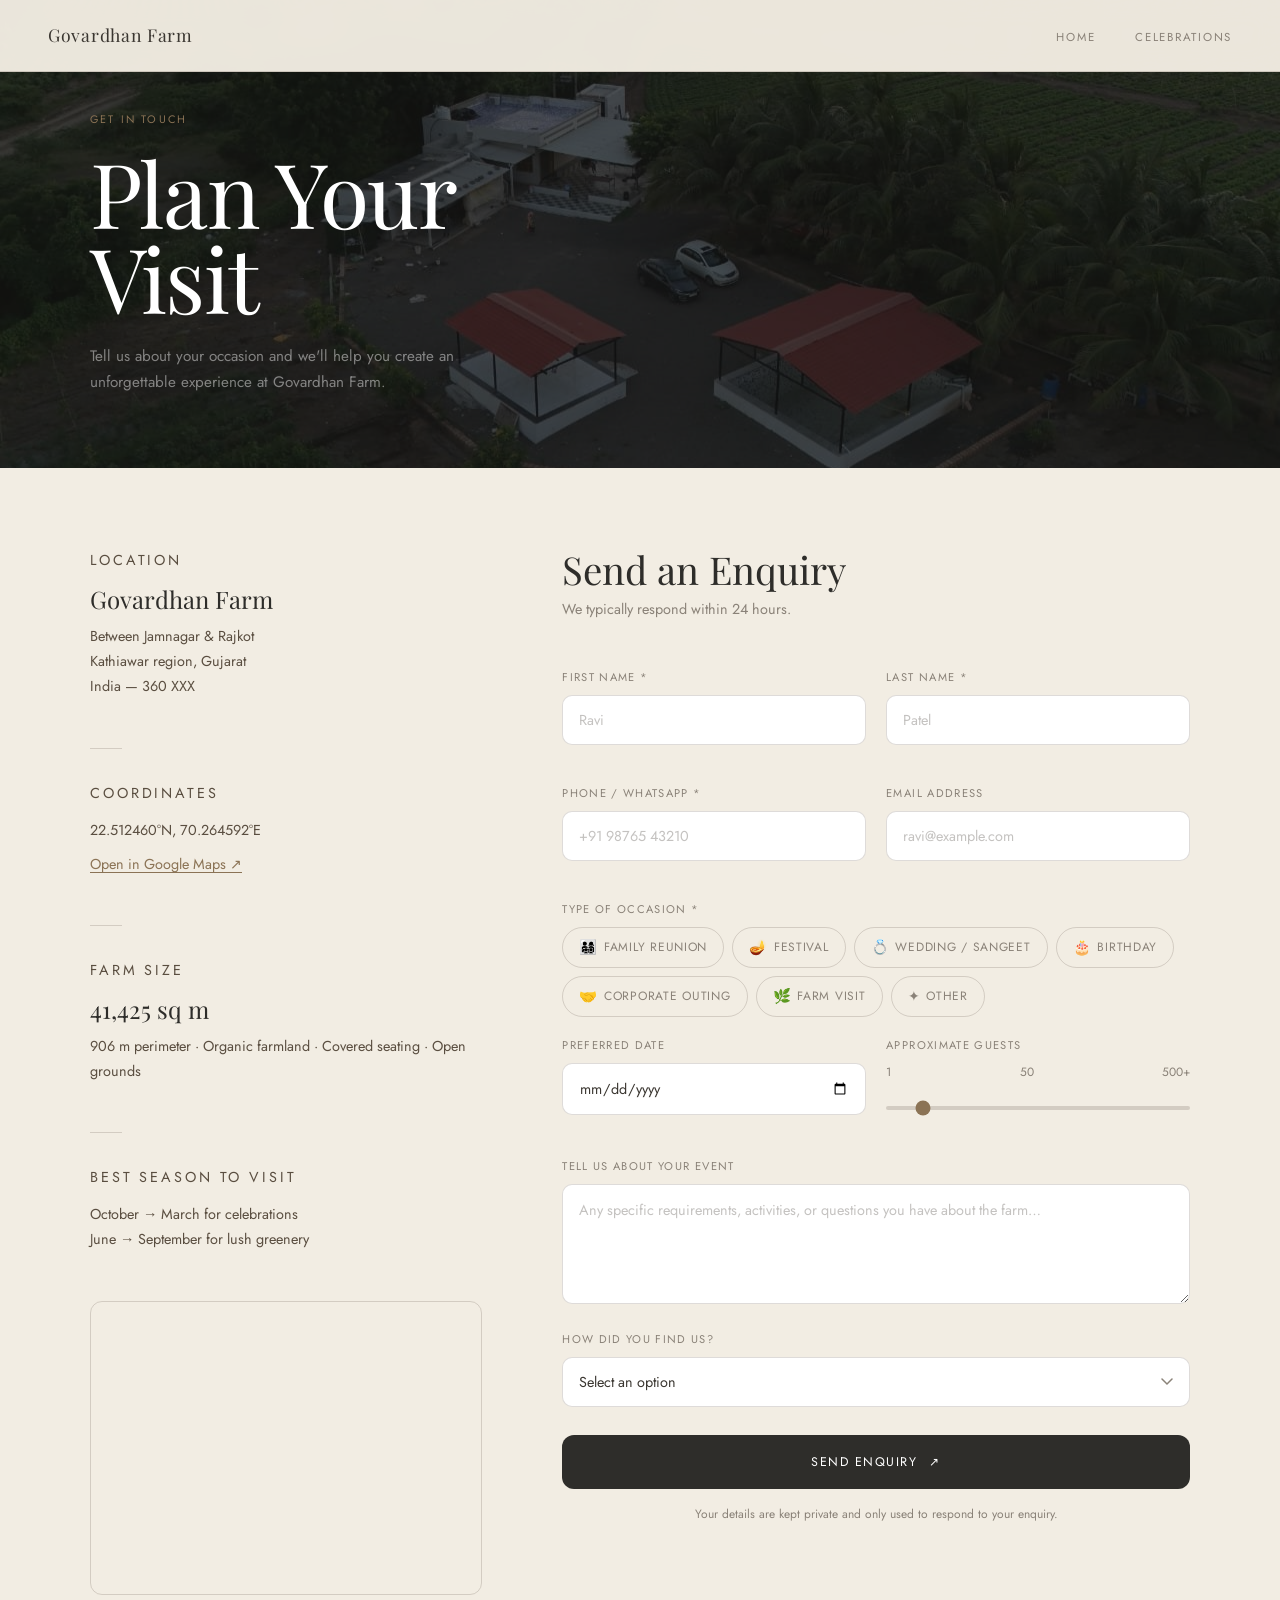
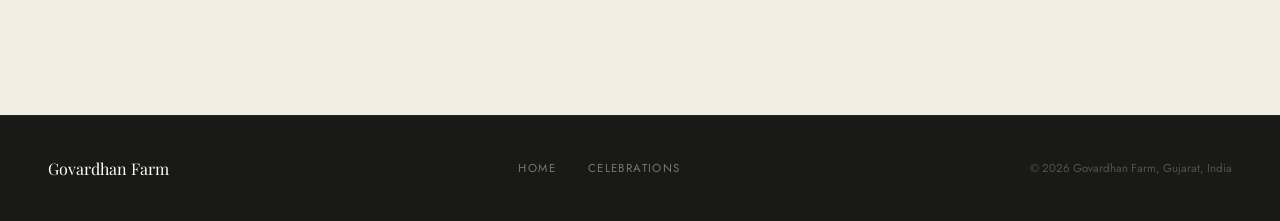
<file: enquiry.html>
<!DOCTYPE html>
<html lang="en">

<head>
  <meta charset="UTF-8" />
  <meta name="viewport" content="width=device-width, initial-scale=1.0" />
  <title>Plan Your Visit — Govardhan Farm</title>
  <meta name="description"
    content="Get in touch with Govardhan Farm to plan your visit, family gathering, or celebration in Gujarat, India." />
  <meta name="robots" content="noindex, nofollow" />
  <link rel="canonical" href="https://govardhanfarm.com/enquiry.html" />
  <!-- Open Graph -->
  <meta property="og:title" content="Plan Your Visit — Govardhan Farm" />
  <meta property="og:description" content="Get in touch to plan your visit, family gathering, or celebration." />
  <meta property="og:type" content="website" />
  <meta property="og:image" content="assets/drone-4.jpg" />
  <!-- Twitter -->
  <meta name="twitter:card" content="summary_large_image" />
  <meta name="twitter:title" content="Plan Your Visit — Govardhan Farm" />
  <meta name="twitter:image" content="assets/drone-4.jpg" />
  <!-- Favicon -->
  <link rel="icon" href="assets/drone-4.jpg" type="image/jpeg" />
  <link rel="stylesheet" href="css/styles.css" />
  <link rel="preconnect" href="https://fonts.googleapis.com" />
  <link rel="preconnect" href="https://fonts.gstatic.com" crossorigin />
  <noscript>
    <style>
      .reveal {
        opacity: 1 !important;
        transform: none !important
      }
    </style>
  </noscript>
  <style>
    /* ══════════════════════════════════════
       ENQUIRY PAGE — STYLES
    ══════════════════════════════════════ */

    /* ── PAGE HERO ── */
    .enquiry-hero {
      min-height: 52vh;
      display: flex;
      align-items: flex-end;
      padding: 0 48px 72px;
      position: relative;
      overflow: hidden;
      background: var(--dark);
    }

    .enquiry-hero-bg {
      position: absolute;
      inset: 0;
      background-image: url('assets/drone-4.jpg');
      background-size: cover;
      background-position: center 60%;
      opacity: 0.35;
      transform: scale(1.05);
      transition: transform 8s ease-out;
    }

    .enquiry-hero-bg.loaded {
      transform: scale(1);
    }

    .enquiry-hero-content {
      position: relative;
      max-width: 1100px;
      margin: 0 auto;
      width: 100%;
    }

    .enquiry-hero-eyebrow {
      font-size: 0.68rem;
      letter-spacing: 0.2em;
      text-transform: uppercase;
      color: var(--accent);
      margin-bottom: 20px;
      font-family: var(--font-sans);
    }

    .enquiry-hero-title {
      font-family: var(--font-serif);
      font-size: clamp(3rem, 7vw, 7rem);
      font-weight: 400;
      color: white;
      line-height: 0.95;
      letter-spacing: -0.02em;
    }

    .enquiry-hero-sub {
      margin-top: 24px;
      font-size: 0.95rem;
      color: rgba(255, 255, 255, 0.45);
      max-width: 420px;
      line-height: 1.75;
    }

    /* ── MAIN LAYOUT ── */
    .enquiry-body {
      background: var(--cream);
      padding: 80px 48px 120px;
    }

    .enquiry-grid {
      display: grid;
      grid-template-columns: 1fr 1.6fr;
      gap: 80px;
      max-width: 1100px;
      margin: 0 auto;
      align-items: start;
    }

    /* ── LEFT: INFO PANEL ── */
    .info-panel {
      position: sticky;
      top: 100px;
    }

    .info-block {
      margin-bottom: 48px;
    }

    .info-block:last-child {
      margin-bottom: 0;
    }

    .info-block-label {
      font-size: 0.65rem;
      letter-spacing: 0.2em;
      text-transform: uppercase;
      color: var(--muted);
      margin-bottom: 12px;
      font-family: var(--font-sans);
    }

    .info-block h3 {
      font-family: var(--font-serif);
      font-size: 1.5rem;
      font-weight: 400;
      color: var(--charcoal);
      margin-bottom: 10px;
      line-height: 1.2;
    }

    .info-block p {
      font-size: 0.9rem;
      color: var(--brown);
      line-height: 1.75;
    }

    .info-block a {
      color: var(--accent);
      text-decoration: underline;
      text-underline-offset: 3px;
      font-size: 0.9rem;
      transition: color 0.2s;
    }

    .info-block a:hover {
      color: var(--charcoal);
    }

    .info-divider {
      width: 32px;
      height: 1px;
      background: var(--border);
      margin: 32px 0;
    }

    /* Map embed */
    .map-embed {
      border-radius: 12px;
      overflow: hidden;
      aspect-ratio: 4/3;
      margin-top: 8px;
      border: 1px solid var(--border);
    }

    .map-embed iframe {
      width: 100%;
      height: 100%;
      border: none;
      display: block;
    }

    /* ── RIGHT: FORM ── */
    .form-panel {}

    .form-title {
      font-family: var(--font-serif);
      font-size: clamp(1.8rem, 3vw, 2.8rem);
      font-weight: 400;
      color: var(--charcoal);
      margin-bottom: 8px;
      line-height: 1.1;
    }

    .form-subtitle {
      font-size: 0.9rem;
      color: var(--muted);
      margin-bottom: 48px;
      line-height: 1.6;
    }

    /* Field groups */
    .field-row {
      display: grid;
      grid-template-columns: 1fr 1fr;
      gap: 20px;
      margin-bottom: 20px;
    }

    .field-group {
      margin-bottom: 20px;
    }

    .field-group label {
      display: block;
      font-size: 0.7rem;
      letter-spacing: 0.12em;
      text-transform: uppercase;
      color: var(--muted);
      margin-bottom: 8px;
      font-family: var(--font-sans);
    }

    .field-group input,
    .field-group select,
    .field-group textarea {
      width: 100%;
      border: 1.5px solid var(--border);
      border-radius: 10px;
      padding: 14px 16px;
      font-family: var(--font-sans);
      font-size: 0.9rem;
      color: var(--text);
      background: white;
      outline: none;
      transition: border-color 0.25s, box-shadow 0.25s;
      appearance: none;
      -webkit-appearance: none;
    }

    .field-group input:focus,
    .field-group select:focus,
    .field-group textarea:focus {
      border-color: var(--accent);
      box-shadow: 0 0 0 3px rgba(139, 115, 85, 0.1);
    }

    .field-group input::placeholder,
    .field-group textarea::placeholder {
      color: rgba(58, 54, 48, 0.3);
    }

    .field-group textarea {
      resize: vertical;
      min-height: 120px;
      line-height: 1.6;
    }

    .field-group select {
      background-image: url("data:image/svg+xml,%3Csvg xmlns='http://www.w3.org/2000/svg' width='12' height='8' viewBox='0 0 12 8'%3E%3Cpath d='M1 1l5 5 5-5' stroke='%238a8278' stroke-width='1.5' fill='none' stroke-linecap='round'/%3E%3C/svg%3E");
      background-repeat: no-repeat;
      background-position: right 16px center;
      padding-right: 40px;
      cursor: pointer;
    }

    .field-group select option {
      color: var(--text);
    }

    /* Occasion chips */
    .occasion-chips {
      display: flex;
      flex-wrap: wrap;
      gap: 8px;
    }

    .chip {
      display: flex;
      align-items: center;
      gap: 6px;
      padding: 8px 16px;
      border: 1.5px solid var(--border);
      border-radius: 100px;
      font-size: 0.75rem;
      letter-spacing: 0.06em;
      text-transform: uppercase;
      color: var(--muted);
      cursor: pointer;
      transition: border-color 0.2s, color 0.2s, background 0.2s;
      user-select: none;
      font-family: var(--font-sans);
    }

    .chip:hover {
      border-color: var(--accent);
      color: var(--accent);
    }

    .chip.selected {
      border-color: var(--accent);
      background: rgba(139, 115, 85, 0.08);
      color: var(--accent);
    }

    .chip-icon {
      font-size: 0.9rem;
    }

    /* Guest count slider */
    .slider-wrap {
      margin-top: 4px;
    }

    .slider-label-row {
      display: flex;
      justify-content: space-between;
      align-items: center;
      margin-bottom: 10px;
    }

    .slider-label-row span {
      font-size: 0.75rem;
      color: var(--muted);
      font-family: var(--font-sans);
    }

    .slider-value {
      font-family: var(--font-serif);
      font-size: 1.1rem;
      color: var(--accent);
    }

    input[type="range"] {
      width: 100%;
      height: 4px;
      border-radius: 4px;
      cursor: pointer;
      accent-color: var(--accent);
      background: var(--border);
      border: none;
      box-shadow: none;
      padding: 0;
    }

    input[type="range"]:focus {
      box-shadow: none;
      border: none;
    }

    /* Submit button */
    .btn-enquire {
      display: inline-flex;
      align-items: center;
      gap: 12px;
      width: 100%;
      justify-content: center;
      background: var(--charcoal);
      color: white;
      border: none;
      border-radius: 12px;
      padding: 18px 32px;
      font-family: var(--font-sans);
      font-size: 0.78rem;
      letter-spacing: 0.12em;
      text-transform: uppercase;
      cursor: pointer;
      margin-top: 8px;
      transition: background 0.3s, transform 0.2s, box-shadow 0.3s;
    }

    .btn-enquire:hover {
      background: var(--accent);
      transform: translateY(-2px);
      box-shadow: 0 8px 24px rgba(139, 115, 85, 0.3);
    }

    .btn-enquire:disabled {
      opacity: 0.6;
      cursor: not-allowed;
      transform: none;
      box-shadow: none;
    }

    .btn-spinner {
      width: 16px;
      height: 16px;
      border: 2px solid rgba(255, 255, 255, 0.3);
      border-top-color: white;
      border-radius: 50%;
      animation: spin 0.7s linear infinite;
      display: none;
    }

    @keyframes spin {
      to {
        transform: rotate(360deg);
      }
    }

    .form-note {
      font-size: 0.75rem;
      color: var(--muted);
      text-align: center;
      margin-top: 16px;
      line-height: 1.6;
    }

    /* ── SUCCESS STATE ── */
    .success-state {
      display: none;
      text-align: center;
      padding: 64px 32px;
      background: white;
      border-radius: 16px;
      border: 1px solid var(--border);
    }

    .success-state.visible {
      display: block;
    }

    .success-icon {
      font-size: 3rem;
      margin-bottom: 24px;
      display: block;
    }

    .success-state h3 {
      font-family: var(--font-serif);
      font-size: 2rem;
      font-weight: 400;
      color: var(--charcoal);
      margin-bottom: 12px;
    }

    .success-state p {
      font-size: 0.9rem;
      color: var(--brown);
      line-height: 1.75;
      max-width: 380px;
      margin: 0 auto 32px;
    }

    .btn-reset {
      display: inline-flex;
      align-items: center;
      gap: 8px;
      border: 1.5px solid var(--border);
      border-radius: 100px;
      padding: 12px 24px;
      font-family: var(--font-sans);
      font-size: 0.72rem;
      letter-spacing: 0.1em;
      text-transform: uppercase;
      color: var(--muted);
      cursor: pointer;
      background: none;
      transition: border-color 0.2s, color 0.2s;
    }

    .btn-reset:hover {
      border-color: var(--accent);
      color: var(--accent);
    }

    /* Toast */
    .toast {
      position: fixed;
      bottom: 32px;
      right: 32px;
      background: var(--charcoal);
      color: white;
      padding: 14px 24px;
      border-radius: 100px;
      font-size: 0.82rem;
      z-index: 9998;
      transform: translateY(80px);
      opacity: 0;
      transition: transform 0.4s var(--ease), opacity 0.4s;
      pointer-events: none;
    }

    .toast.show {
      transform: translateY(0);
      opacity: 1;
    }

    /* ── AUTH GATE MODAL ── */
    .auth-modal-overlay {
      display: none;
      position: fixed;
      inset: 0;
      z-index: 999;
      background: rgba(14, 14, 12, 0.7);
      backdrop-filter: blur(6px);
      align-items: center;
      justify-content: center;
      padding: 24px;
    }

    .auth-modal-overlay.open {
      display: flex;
    }

    .auth-modal {
      background: var(--cream);
      border-radius: 20px;
      padding: 48px 40px;
      max-width: 400px;
      width: 100%;
      text-align: center;
      box-shadow: 0 24px 64px rgba(0, 0, 0, 0.3);
      animation: modalIn 0.35s cubic-bezier(0.25, 0.46, 0.45, 0.94) both;
    }

    @keyframes modalIn {
      from {
        opacity: 0;
        transform: scale(0.93)
      }

      to {
        opacity: 1;
        transform: scale(1)
      }
    }

    .auth-modal-icon {
      font-size: 2.5rem;
      margin-bottom: 20px;
      display: block;
    }

    .auth-modal h3 {
      font-family: var(--font-serif);
      font-size: 1.6rem;
      font-weight: 400;
      color: var(--charcoal);
      margin-bottom: 10px;
    }

    .auth-modal p {
      font-size: 0.85rem;
      color: var(--brown);
      line-height: 1.7;
      margin-bottom: 28px;
    }

    .auth-modal-btn {
      display: inline-flex;
      align-items: center;
      gap: 8px;
      background: var(--charcoal);
      color: white;
      border: none;
      border-radius: 12px;
      padding: 14px 32px;
      width: 100%;
      justify-content: center;
      font-family: var(--font-sans);
      font-size: 0.78rem;
      letter-spacing: 0.12em;
      text-transform: uppercase;
      cursor: pointer;
      text-decoration: none;
      transition: background 0.25s;
      margin-bottom: 12px;
    }

    .auth-modal-btn:hover {
      background: var(--accent);
    }

    .auth-modal-dismiss {
      background: none;
      border: none;
      font-size: 0.75rem;
      color: var(--muted);
      cursor: pointer;
      font-family: var(--font-sans);
      transition: color 0.2s;
    }

    .auth-modal-dismiss:hover {
      color: var(--charcoal);
    }

    /* ── USER INFO BAR on enquiry ── */
    .enquiry-user-bar {
      display: none;
      align-items: center;
      justify-content: space-between;
      flex-wrap: wrap;
      gap: 12px;
      padding: 14px 20px;
      background: rgba(139, 115, 85, 0.06);
      border: 1px solid rgba(139, 115, 85, 0.15);
      border-radius: 12px;
      margin-bottom: 24px;
    }

    .enquiry-user-bar.visible {
      display: flex;
    }

    .enquiry-user-bar-left {
      display: flex;
      align-items: center;
      gap: 10px;
    }

    .enquiry-user-avatar {
      width: 34px;
      height: 34px;
      background: linear-gradient(135deg, var(--accent), #c9a84c);
      border-radius: 50%;
      display: flex;
      align-items: center;
      justify-content: center;
      font-weight: 600;
      color: white;
      font-size: 0.82rem;
      font-family: var(--font-sans);
    }

    /* Responsive */
    @media (max-width: 900px) {
      .enquiry-hero {
        padding: 0 24px 56px;
        min-height: 40vh;
      }

      .enquiry-body {
        padding: 56px 24px 80px;
      }

      .enquiry-grid {
        grid-template-columns: 1fr;
        gap: 56px;
      }

      .info-panel {
        position: static;
      }

      .field-row {
        grid-template-columns: 1fr;
        gap: 0;
      }
    }

    @media (max-width: 600px) {
      .occasion-chips {
        gap: 6px;
      }

      .chip {
        padding: 7px 12px;
        font-size: 0.68rem;
      }
    }
  </style>
</head>

<body>

  <!-- ── NAV (no active link — page hidden from main nav) ── -->
  <nav class="nav nav-enquiry" id="main-nav">
    <a href="index.html" class="nav-logo">Govardhan Farm</a>
    <button class="hamburger" id="hamburger" aria-label="Open menu" aria-expanded="false">
      <span></span><span></span><span></span>
    </button>
    <ul class="nav-links">
      <li><a href="index.html">Home</a></li>
      <li><a href="celebrations.html">Celebrations</a></li>
    </ul>
  </nav>

  <!-- ── HERO ── -->
  <section class="enquiry-hero">
    <div class="enquiry-hero-bg" id="hero-bg"></div>
    <div class="enquiry-hero-content">
      <p class="enquiry-hero-eyebrow">Get in Touch</p>
      <h1 class="enquiry-hero-title">Plan Your<br>Visit</h1>
      <p class="enquiry-hero-sub">
        Tell us about your occasion and we'll help you create
        an unforgettable experience at Govardhan Farm.
      </p>
    </div>
  </section>

  <!-- ── BODY ── -->
  <div class="enquiry-body">
    <div class="enquiry-grid">

      <!-- ── LEFT: INFO ── -->
      <aside class="info-panel reveal">

        <div class="info-block">
          <p class="info-block-label">Location</p>
          <h3>Govardhan Farm</h3>
          <p>
            Between Jamnagar &amp; Rajkot<br>
            Kathiawar region, Gujarat<br>
            India — 360 XXX
          </p>
        </div>

        <div class="info-divider"></div>

        <div class="info-block">
          <p class="info-block-label">Coordinates</p>
          <p>22.512460°N, 70.264592°E</p>
          <a href="https://maps.google.com/?q=22.512460,70.264592" target="_blank" rel="noopener noreferrer"
            style="display:inline-block; margin-top:10px;">Open in Google Maps ↗</a>
        </div>

        <div class="info-divider"></div>

        <div class="info-block">
          <p class="info-block-label">Farm Size</p>
          <h3>41,425 sq m</h3>
          <p>906 m perimeter · Organic farmland · Covered seating · Open grounds</p>
        </div>

        <div class="info-divider"></div>

        <div class="info-block">
          <p class="info-block-label">Best Season to Visit</p>
          <p>October → March for celebrations<br>
            June → September for lush greenery</p>
        </div>

        <!-- Embedded Map -->
        <div class="map-embed">
          <iframe src="https://maps.google.com/maps?q=22.512460,70.264592&z=14&output=embed" allowfullscreen
            loading="lazy" referrerpolicy="no-referrer-when-downgrade" title="Govardhan Farm location"></iframe>
        </div>

      </aside>

      <!-- ── RIGHT: FORM ── -->
      <div class="form-panel reveal reveal-delay-2">

        <!-- User bar (logged in) -->
        <div class="enquiry-user-bar" id="enquiry-user-bar">
          <div class="enquiry-user-bar-left">
            <div class="enquiry-user-avatar" id="enq-avatar">?</div>
            <div>
              <div id="enq-name" style="font-size:0.88rem;font-weight:500;color:var(--charcoal);">—</div>
              <div id="enq-role"
                style="font-size:0.65rem;letter-spacing:0.1em;text-transform:uppercase;color:var(--muted);">—</div>
            </div>
          </div>
          <div style="display:flex;gap:12px;align-items:center;">
            <a href="profile.html"
              style="font-size:0.72rem;letter-spacing:0.08em;text-transform:uppercase;color:var(--accent);text-decoration:underline;text-underline-offset:3px;">My
              Profile</a>
            <span style="color:var(--border);">|</span>
            <button onclick="localStorage.removeItem('gf_session');location.reload();"
              style="background:none;border:none;font-size:0.72rem;letter-spacing:0.08em;text-transform:uppercase;color:var(--muted);cursor:pointer;font-family:var(--font-sans);">Sign
              Out</button>
          </div>
        </div>

        <h2 class="form-title">Send an Enquiry</h2>
        <p class="form-subtitle">We typically respond within 24 hours.</p>

        <!-- Form -->
        <div id="enquiry-form">

          <!-- Name row -->
          <div class="field-row">
            <div class="field-group">
              <label for="first-name">First Name *</label>
              <input type="text" id="first-name" placeholder="Ravi" required aria-required="true" />
            </div>
            <div class="field-group">
              <label for="last-name">Last Name *</label>
              <input type="text" id="last-name" placeholder="Patel" required aria-required="true" />
            </div>
          </div>

          <!-- Contact row -->
          <div class="field-row">
            <div class="field-group">
              <label for="phone">Phone / WhatsApp *</label>
              <input type="tel" id="phone" placeholder="+91 98765 43210" required aria-required="true"
                pattern="[0-9+()\s\-]{7,15}" minlength="7" maxlength="18" />
            </div>
            <div class="field-group">
              <label for="email">Email Address</label>
              <input type="email" id="email" placeholder="ravi@example.com" />
            </div>
          </div>

          <!-- Occasion chips -->
          <div class="field-group">
            <label>Type of Occasion *</label>
            <div class="occasion-chips" id="occasion-chips" role="group" aria-label="Select occasion type">
              <div class="chip" data-value="family-reunion" role="checkbox" aria-checked="false" tabindex="0">
                <span class="chip-icon">👨‍👩‍👧‍👦</span> Family Reunion
              </div>
              <div class="chip" data-value="festival" role="checkbox" aria-checked="false" tabindex="0">
                <span class="chip-icon">🪔</span> Festival
              </div>
              <div class="chip" data-value="wedding" role="checkbox" aria-checked="false" tabindex="0">
                <span class="chip-icon">💍</span> Wedding / Sangeet
              </div>
              <div class="chip" data-value="birthday" role="checkbox" aria-checked="false" tabindex="0">
                <span class="chip-icon">🎂</span> Birthday
              </div>
              <div class="chip" data-value="corporate" role="checkbox" aria-checked="false" tabindex="0">
                <span class="chip-icon">🤝</span> Corporate Outing
              </div>
              <div class="chip" data-value="farm-visit" role="checkbox" aria-checked="false" tabindex="0">
                <span class="chip-icon">🌿</span> Farm Visit
              </div>
              <div class="chip" data-value="other" role="checkbox" aria-checked="false" tabindex="0">
                <span class="chip-icon">✦</span> Other
              </div>
            </div>
          </div>

          <!-- Date + Guests -->
          <div class="field-row">
            <div class="field-group">
              <label for="visit-date">Preferred Date</label>
              <input type="date" id="visit-date" />
            </div>
            <div class="field-group">
              <label for="guest-count">Approximate Guests</label>
              <div class="slider-wrap">
                <div class="slider-label-row">
                  <span>1</span>
                  <span class="slider-value" id="guest-display">50</span>
                  <span>500+</span>
                </div>
                <input type="range" id="guest-count" min="1" max="500" value="50" step="5"
                  aria-label="Number of guests" />
              </div>
            </div>
          </div>

          <!-- Message -->
          <div class="field-group">
            <label for="message">Tell us about your event</label>
            <textarea id="message"
              placeholder="Any specific requirements, activities, or questions you have about the farm…"></textarea>
          </div>

          <!-- How did you hear -->
          <div class="field-group">
            <label for="source">How did you find us?</label>
            <select id="source">
              <option value="" disabled selected>Select an option</option>
              <option value="family-friend">Family / Friend</option>
              <option value="google">Google Search</option>
              <option value="instagram">Instagram</option>
              <option value="whatsapp">WhatsApp</option>
              <option value="other">Other</option>
            </select>
          </div>

          <!-- Submit -->
          <button class="btn-enquire" id="btn-enquire">
            <span id="btn-text">Send Enquiry</span>
            <span class="btn-spinner" id="btn-spinner"></span>
            <span id="btn-arrow">↗</span>
          </button>
          <p class="form-note">
            Your details are kept private and only used to respond to your enquiry.
          </p>

        </div>

        <!-- Success state -->
        <div class="success-state" id="success-state">
          <span class="success-icon">🌿</span>
          <h3>Enquiry Sent!</h3>
          <p>
            Thank you for reaching out. We'll get back to you within
            24 hours to discuss your visit to Govardhan Farm.
          </p>
          <button class="btn-reset" id="btn-reset">Send Another Enquiry</button>
        </div>

      </div>
    </div>
  </div>

  <!-- ── FOOTER ── -->
  <footer style="background:var(--dark); padding:40px 48px; border-top:1px solid rgba(255,255,255,0.06);">
    <div style="display:flex; justify-content:space-between; align-items:center; flex-wrap:wrap; gap:16px;">
      <a href="index.html" style="font-family:var(--font-serif); color:white; font-size:1rem;">Govardhan Farm</a>
      <nav style="display:flex; gap:32px;">
        <a href="index.html" class="footer-link-dark">Home</a>
        <a href="celebrations.html" class="footer-link-dark">Celebrations</a>
      </nav>
      <p style="font-size:0.72rem; color:rgba(255,255,255,0.25);">© <span class="footer-year">2025</span> Govardhan
        Farm, Gujarat, India</p>
    </div>
  </footer>

  <!-- ── AUTH MODAL ── -->
  <div class="auth-modal-overlay" id="auth-modal-overlay">
    <div class="auth-modal">
      <span class="auth-modal-icon">🌿</span>
      <h3>Sign In to Send Enquiry</h3>
      <p>Create a free account or sign in with your phone number to send an enquiry to Govardhan Farm.</p>
      <a href="login.html" class="auth-modal-btn">Sign In / Register →</a>
      <button class="auth-modal-dismiss" id="auth-modal-dismiss">Maybe later</button>
    </div>
  </div>

  <!-- ── TOAST ── -->
  <div class="toast" id="toast"></div>

  <script src="js/main.js"></script>
  <script>
    const SUPABASE_URL = 'https://gwulqutwoburvncpolck.supabase.co';
    const SUPABASE_ANON_KEY = 'eyJhbGciOiJIUzI1NiIsInR5cCI6IkpXVCJ9.eyJpc3MiOiJzdXBhYmFzZSIsInJlZiI6Imd3dWx1cXR3b2J1cnZuY3BvbGNrIiwicm9sZSI6ImFub24iLCJpYXQiOjE3NzMxNjM2OTEsImV4cCI6MjA4ODczOTY5MX0.UTroFAmZV5PX5fYZoDwta3I1NX7sfASSKpMdqqh7Z78';

    (function () {

      /* ── Session ── */
      function getSession() {
        try {
          const s = JSON.parse(localStorage.getItem('gf_session'));
          if (!s) return null;
          if (Date.now() - s.loginTime > 90 * 24 * 60 * 60 * 1000) {
            localStorage.removeItem('gf_session'); return null;
          }
          return s;
        } catch { return null; }
      }
      const session = getSession();
      const isLoggedIn = !!session;

      /* ── Auth modal ── */
      const authOverlay = document.getElementById('auth-modal-overlay');
      document.getElementById('auth-modal-dismiss').addEventListener('click', () => {
        authOverlay.classList.remove('open');
      });
      authOverlay.addEventListener('click', e => {
        if (e.target === authOverlay) authOverlay.classList.remove('open');
      });

      /* ── User bar ── */
      const userBar = document.getElementById('enquiry-user-bar');
      if (isLoggedIn) {
        userBar.classList.add('visible');
        document.getElementById('enq-name').textContent = session.name || 'Member';
        document.getElementById('enq-role').textContent = session.role;
        document.getElementById('enq-avatar').textContent = (session.name || 'M')[0].toUpperCase();
        // Pre-fill name if available
        if (session.name) {
          const parts = session.name.split(' ');
          const fnEl = document.getElementById('first-name');
          const lnEl = document.getElementById('last-name');
          if (fnEl && !fnEl.value) fnEl.value = parts[0] || '';
          if (lnEl && !lnEl.value) lnEl.value = parts.slice(1).join(' ') || '';
        }
        // Pre-fill phone (remove country code prefix)
        if (session.phone) {
          const phoneEl = document.getElementById('phone');
          if (phoneEl && !phoneEl.value) {
            phoneEl.value = '+' + session.phone;
          }
        }
      }

      /* ── Hero bg load ── */
      setTimeout(() => document.getElementById('hero-bg').classList.add('loaded'), 100);

      /* ── Set date min to today ── */
      const visitDate = document.getElementById('visit-date');
      visitDate.min = new Date().toISOString().split('T')[0];

      /* ── Guest slider ── */
      const slider = document.getElementById('guest-count');
      const display = document.getElementById('guest-display');
      slider.addEventListener('input', () => {
        display.textContent = slider.value == 500 ? '500+' : slider.value;
      });

      /* ── Occasion chips ── */
      let selectedOccasions = [];
      document.querySelectorAll('.chip').forEach(chip => {
        chip.addEventListener('click', () => {
          const val = chip.dataset.value;
          const checked = chip.getAttribute('aria-checked') !== 'true';
          chip.classList.toggle('selected', checked);
          chip.setAttribute('aria-checked', checked);
          selectedOccasions = checked
            ? [...selectedOccasions, val]
            : selectedOccasions.filter(v => v !== val);
        });
        chip.addEventListener('keydown', e => {
          if (e.key === 'Enter' || e.key === ' ') { e.preventDefault(); chip.click(); }
        });
      });

      /* ── DOM refs ── */
      const btnEnquire = document.getElementById('btn-enquire');
      const btnText = document.getElementById('btn-text');
      const btnSpinner = document.getElementById('btn-spinner');
      const btnArrow = document.getElementById('btn-arrow');
      const form = document.getElementById('enquiry-form');
      const success = document.getElementById('success-state');
      const toast = document.getElementById('toast');

      let lastSubmitTime = 0;
      const SUBMIT_COOLDOWN_MS = 8000;
      const EMAIL_RE = /^[^\s@]+@[^\s@]+\.[^\s@]+$/;
      const PHONE_RE = /^[0-9+()\s\-]{7,18}$/;

      /* ── Submit ── */
      btnEnquire.addEventListener('click', async () => {

        // Auth gate — must be logged in
        if (!isLoggedIn) {
          authOverlay.classList.add('open');
          return;
        }

        const firstName = document.getElementById('first-name').value.trim();
        const lastName = document.getElementById('last-name').value.trim();
        const phone = document.getElementById('phone').value.trim();
        const email = document.getElementById('email').value.trim();
        const date = visitDate.value || null;
        const guests = slider.value == 500 ? '500+' : slider.value;
        const message = document.getElementById('message').value.trim() || null;
        const source = document.getElementById('source').value || null;

        if (!firstName) return showToast('Please enter your first name.');
        if (!lastName) return showToast('Please enter your last name.');
        if (!phone) return showToast('Please enter your phone number.');
        if (!PHONE_RE.test(phone)) return showToast('Please enter a valid phone number.');
        if (email && !EMAIL_RE.test(email)) return showToast('Please enter a valid email address.');
        if (!selectedOccasions.length) return showToast('Please select at least one occasion type.');

        const now = Date.now();
        if (now - lastSubmitTime < SUBMIT_COOLDOWN_MS) {
          const wait = Math.ceil((SUBMIT_COOLDOWN_MS - (now - lastSubmitTime)) / 1000);
          showToast(`Please wait ${wait}s before resubmitting.`);
          return;
        }

        setLoading(true);

        const CONFIGURED = SUPABASE_URL.startsWith('https://') && SUPABASE_ANON_KEY.startsWith('eyJ');

        if (CONFIGURED) {
          try {
            const res = await fetch(`${SUPABASE_URL}/rest/v1/enquiries`, {
              method: 'POST',
              headers: {
                'apikey': SUPABASE_ANON_KEY,
                'Authorization': `Bearer ${SUPABASE_ANON_KEY}`,
                'Content-Type': 'application/json',
                'Prefer': 'return=minimal',
              },
              body: JSON.stringify({
                first_name: firstName, last_name: lastName, phone,
                email: email || null, occasions: selectedOccasions,
                visit_date: date, guest_count: guests, message, source,
                submitted_by: session.phone,
              }),
            });
            if (!res.ok) throw new Error(`[${res.status}] ${await res.text()}`);
            lastSubmitTime = Date.now();
            showSuccess();
          } catch (err) {
            console.error('Supabase error:', err.message);
            sendMailto(firstName, lastName, phone, email, selectedOccasions, date, guests, message, source);
            lastSubmitTime = Date.now();
            showSuccess();
          }
        } else {
          await new Promise(r => setTimeout(r, 700));
          sendMailto(firstName, lastName, phone, email, selectedOccasions, date, guests, message, source);
          lastSubmitTime = Date.now();
          showSuccess();
        }

        setLoading(false);
      });

      function sendMailto(fn, ln, ph, em, occ, dt, gu, msg, src) {
        const label = occ.map(v => v.replace(/-/g, ' ').replace(/\b\w/g, c => c.toUpperCase())).join(', ');
        const body = [
          `Name: ${fn} ${ln}`, `Phone: ${ph}`,
          em ? `Email: ${em}` : null, `Occasion: ${label}`,
          dt ? `Date: ${dt}` : null, `Guests: ${gu}`,
          msg ? `\nMessage:\n${msg}` : null,
          src ? `\nFound via: ${src}` : null,
        ].filter(Boolean).join('\n');
        window.location.href = `mailto:contact@govardhanfarm.com?subject=${encodeURIComponent('Farm Enquiry — ' + label)}&body=${encodeURIComponent(body)}`;
      }

      function showSuccess() { form.style.display = 'none'; success.classList.add('visible'); }

      function setLoading(on) {
        btnEnquire.disabled = on;
        btnText.textContent = on ? 'Sending…' : 'Send Enquiry';
        btnSpinner.style.display = on ? 'block' : 'none';
        btnArrow.style.display = on ? 'none' : '';
      }

      document.getElementById('btn-reset').addEventListener('click', () => {
        form.style.display = ''; success.classList.remove('visible');
        ['first-name', 'last-name', 'phone', 'email', 'visit-date', 'message'].forEach(id => {
          document.getElementById(id).value = '';
        });
        document.getElementById('source').value = '';
        slider.value = 50; display.textContent = '50';
        selectedOccasions = [];
        document.querySelectorAll('.chip').forEach(c => {
          c.classList.remove('selected'); c.setAttribute('aria-checked', 'false');
        });
        setLoading(false);
      });

      let toastTimer;
      function showToast(msg) {
        toast.textContent = msg; toast.classList.add('show');
        clearTimeout(toastTimer);
        toastTimer = setTimeout(() => toast.classList.remove('show'), 3200);
      }

      const yr = document.querySelector('.footer-year');
      if (yr) yr.textContent = new Date().getFullYear();

    })();
  </script>
</body>

</html>
</file>
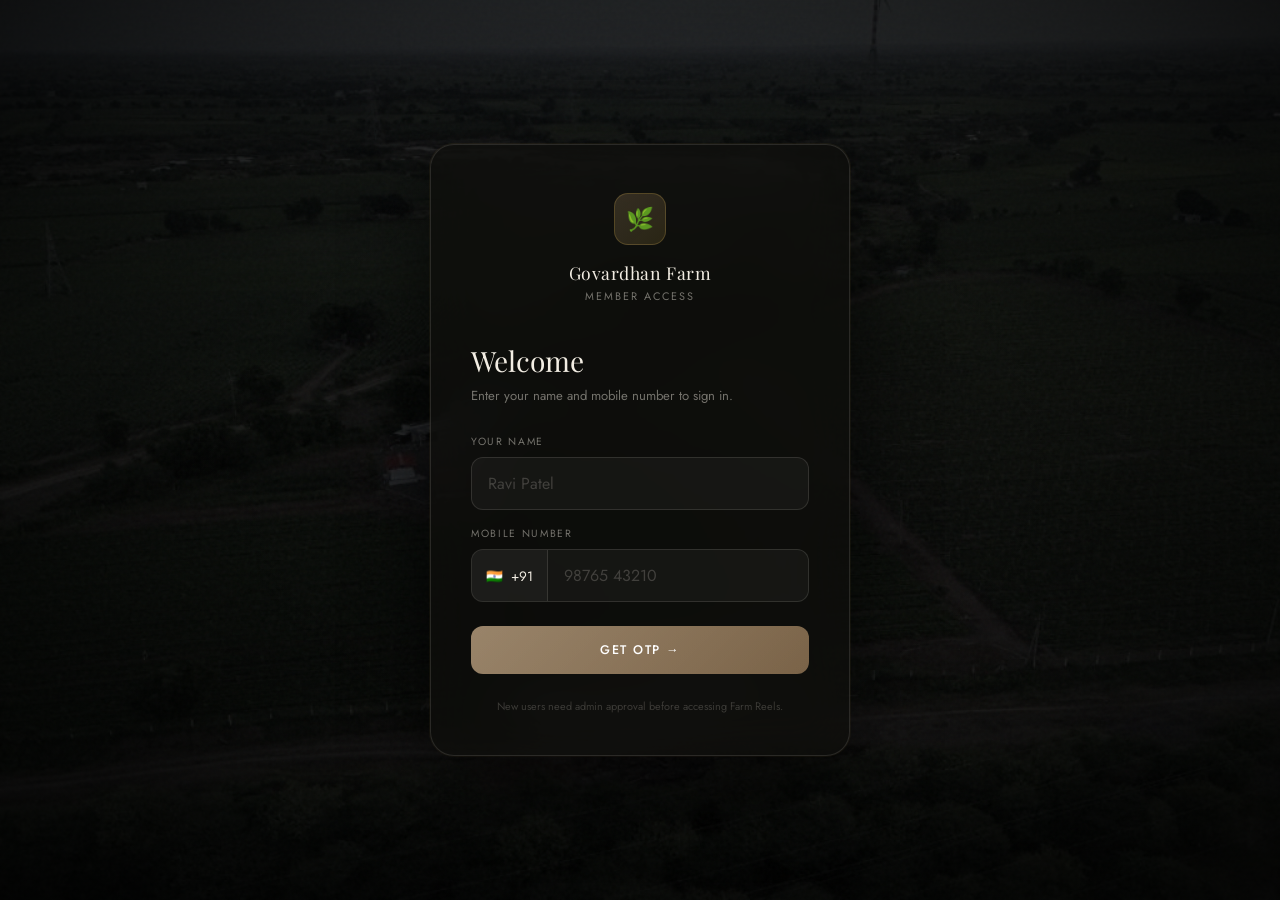
<file: login.html>
<!DOCTYPE html>
<html lang="en">

<head>
  <meta charset="UTF-8" />
  <meta name="viewport" content="width=device-width, initial-scale=1.0" />
  <title>Sign In — Govardhan Farm</title>
  <meta name="robots" content="noindex, nofollow" />
  <link rel="icon" href="assets/drone-4.jpg" type="image/jpeg" />
  <link rel="preconnect" href="https://fonts.googleapis.com" />
  <link rel="preconnect" href="https://fonts.gstatic.com" crossorigin />
  <link
    href="https://fonts.googleapis.com/css2?family=Playfair+Display:ital,wght@0,400;0,600;1,400&family=Jost:wght@300;400;500&family=DM+Mono:wght@400;500&display=swap"
    rel="stylesheet" />
  <noscript>
    <style>
      body {
        display: flex;
        align-items: center;
        justify-content: center;
        height: 100vh;
        font-family: sans-serif;
        background: #0e0e0c;
        color: #f2ede3;
        text-align: center;
        padding: 24px;
      }
    </style>
    <p>JavaScript is required. Please enable it in your browser.</p>
  </noscript>
  <style>
    /* FIX L-01: Dead .otp-reveal CSS removed */
    :root {
      --cream: #f2ede3;
      --dark: #0e0e0c;
      --accent: #8b7355;
      --gold: #c9a84c;
      --muted: rgba(242, 237, 227, 0.45);
      --border: rgba(242, 237, 227, 0.12);
      --font-serif: 'Playfair Display', Georgia, serif;
      --font-sans: 'Jost', sans-serif;
      --font-mono: 'DM Mono', monospace;
      --ease: cubic-bezier(0.25, 0.46, 0.45, 0.94);
    }

    *,
    *::before,
    *::after {
      box-sizing: border-box;
      margin: 0;
      padding: 0;
    }

    html,
    body {
      height: 100%;
      font-family: var(--font-sans);
      background: var(--dark);
      color: var(--cream);
      overflow: hidden;
    }

    .bg {
      position: fixed;
      inset: 0;
      z-index: 0;
      background-image: url('assets/drone-2.jpg');
      background-size: cover;
      background-position: center;
      filter: brightness(0.28) saturate(0.6);
      transform: scale(1.04);
      transition: transform 12s ease-out;
    }

    .bg.loaded {
      transform: scale(1);
    }

    .grain {
      position: fixed;
      inset: 0;
      z-index: 1;
      opacity: 0.035;
      background-image: url("data:image/svg+xml,%3Csvg viewBox='0 0 256 256' xmlns='http://www.w3.org/2000/svg'%3E%3Cfilter id='noise'%3E%3CfeTurbulence type='fractalNoise' baseFrequency='0.9' numOctaves='4' stitchTiles='stitch'/%3E%3C/filter%3E%3Crect width='100%25' height='100%25' filter='url(%23noise)'/%3E%3C/svg%3E");
      pointer-events: none;
    }

    .vignette {
      position: fixed;
      inset: 0;
      z-index: 2;
      background: radial-gradient(ellipse at center, transparent 40%, rgba(0, 0, 0, 0.7) 100%);
      pointer-events: none;
    }

    .page {
      position: relative;
      z-index: 10;
      height: 100vh;
      display: flex;
      align-items: center;
      justify-content: center;
      padding: 24px;
    }

    .card {
      width: 100%;
      max-width: 420px;
      background: rgba(14, 14, 12, 0.72);
      border: 1px solid var(--border);
      border-radius: 24px;
      padding: 48px 40px 40px;
      backdrop-filter: blur(24px);
      -webkit-backdrop-filter: blur(24px);
      box-shadow: 0 32px 80px rgba(0, 0, 0, 0.6), 0 0 0 1px rgba(201, 168, 76, 0.08);
      opacity: 0;
      transform: translateY(28px);
      transition: opacity 0.8s var(--ease), transform 0.8s var(--ease);
    }

    .card.visible {
      opacity: 1;
      transform: translateY(0);
    }

    .brand {
      text-align: center;
      margin-bottom: 40px;
    }

    .brand-mark {
      display: inline-flex;
      align-items: center;
      justify-content: center;
      width: 52px;
      height: 52px;
      border-radius: 14px;
      background: linear-gradient(135deg, rgba(139, 115, 85, 0.3), rgba(201, 168, 76, 0.15));
      border: 1px solid rgba(201, 168, 76, 0.25);
      font-size: 1.4rem;
      margin-bottom: 16px;
    }

    .brand-name {
      font-family: var(--font-serif);
      font-size: 1.1rem;
      font-weight: 400;
      color: var(--cream);
      letter-spacing: 0.03em;
      display: block;
    }

    .brand-sub {
      font-size: 0.68rem;
      letter-spacing: 0.18em;
      text-transform: uppercase;
      color: var(--muted);
      margin-top: 4px;
      display: block;
    }

    .step-title {
      font-family: var(--font-serif);
      font-size: 1.75rem;
      font-weight: 400;
      color: var(--cream);
      line-height: 1.2;
      margin-bottom: 8px;
    }

    .step-desc {
      font-size: 0.82rem;
      color: var(--muted);
      line-height: 1.6;
      margin-bottom: 28px;
    }

    .step-desc strong {
      color: rgba(242, 237, 227, 0.75);
      font-weight: 500;
    }

    .field {
      margin-bottom: 16px;
    }

    .field label {
      display: block;
      font-size: 0.65rem;
      letter-spacing: 0.16em;
      text-transform: uppercase;
      color: var(--muted);
      margin-bottom: 8px;
    }

    .phone-wrap {
      display: flex;
      border: 1.5px solid var(--border);
      border-radius: 12px;
      overflow: hidden;
      transition: border-color 0.25s;
      background: rgba(255, 255, 255, 0.04);
    }

    .phone-wrap:focus-within {
      border-color: rgba(201, 168, 76, 0.45);
      box-shadow: 0 0 0 3px rgba(201, 168, 76, 0.08);
    }

    .phone-prefix {
      display: flex;
      align-items: center;
      gap: 8px;
      padding: 0 14px;
      border-right: 1px solid var(--border);
      font-size: 0.85rem;
      color: var(--cream);
      white-space: nowrap;
      background: rgba(255, 255, 255, 0.03);
      flex-shrink: 0;
    }

    .input {
      width: 100%;
      background: transparent;
      border: none;
      outline: none;
      padding: 14px 16px;
      font-family: var(--font-sans);
      font-size: 1rem;
      color: var(--cream);
      caret-color: var(--gold);
    }

    .input::placeholder {
      color: rgba(242, 237, 227, 0.2);
    }

    .input-plain {
      width: 100%;
      background: rgba(255, 255, 255, 0.04);
      border: 1.5px solid var(--border);
      border-radius: 12px;
      padding: 14px 16px;
      font-family: var(--font-sans);
      font-size: 1rem;
      color: var(--cream);
      outline: none;
      transition: border-color 0.25s, box-shadow 0.25s;
      caret-color: var(--gold);
    }

    .input-plain::placeholder {
      color: rgba(242, 237, 227, 0.2);
    }

    .input-plain:focus {
      border-color: rgba(201, 168, 76, 0.45);
      box-shadow: 0 0 0 3px rgba(201, 168, 76, 0.08);
    }

    .otp-row {
      display: flex;
      gap: 6px;
      width: 100%;
      gap: 10px;
    }

    .otp-box {
      flex: 1;
      min-width: 0;
      text-align: center;
      background: rgba(255, 255, 255, 0.04);
      border: 1.5px solid var(--border);
      border-radius: 10px;
      padding: 13px 2px;
      font-family: var(--font-mono);
      font-size: 1.25rem;
      font-weight: 500;
      color: var(--cream);
      outline: none;
      transition: border-color 0.2s, box-shadow 0.2s, background 0.2s;
      caret-color: var(--gold);
      width: 100%;

    }

    .otp-box:focus {
      border-color: rgba(201, 168, 76, 0.5);
      box-shadow: 0 0 0 3px rgba(201, 168, 76, 0.1);
      background: rgba(201, 168, 76, 0.05);
    }

    .otp-box.filled {
      border-color: rgba(201, 168, 76, 0.35);
      color: var(--gold);
    }

    .btn-primary {
      width: 100%;
      padding: 15px;
      background: linear-gradient(135deg, var(--accent), #7a6348);
      border: none;
      border-radius: 12px;
      font-family: var(--font-sans);
      font-size: 0.78rem;
      font-weight: 500;
      letter-spacing: 0.12em;
      text-transform: uppercase;
      color: white;
      cursor: pointer;
      margin-top: 8px;
      transition: opacity 0.25s, transform 0.2s, box-shadow 0.25s;
      position: relative;
      overflow: hidden;
    }

    .btn-primary::after {
      content: '';
      position: absolute;
      inset: 0;
      background: linear-gradient(135deg, rgba(255, 255, 255, 0.12), transparent);
      pointer-events: none;
    }

    .btn-primary:hover:not(:disabled) {
      opacity: 0.9;
      transform: translateY(-1px);
      box-shadow: 0 8px 24px rgba(139, 115, 85, 0.4);
    }

    .btn-primary:disabled {
      opacity: 0.45;
      cursor: not-allowed;
    }

    .btn-ghost {
      background: none;
      border: none;
      color: var(--muted);
      font-family: var(--font-sans);
      font-size: 0.75rem;
      cursor: pointer;
      padding: 8px 0;
      transition: color 0.2s;
      text-align: left;
    }

    .btn-ghost:hover {
      color: var(--cream);
    }

    .otp-footer {
      display: flex;
      justify-content: space-between;
      align-items: center;
      margin-top: 16px;
    }

    .otp-timer {
      font-size: 0.72rem;
      color: var(--muted);
      font-family: var(--font-mono);
    }

    .otp-timer .t {
      color: var(--gold);
    }

    .btn-resend {
      background: none;
      border: none;
      font-family: var(--font-sans);
      font-size: 0.72rem;
      color: rgba(201, 168, 76, 0.7);
      cursor: pointer;
      transition: color 0.2s;
    }

    .btn-resend:hover {
      color: var(--gold);
    }

    .btn-resend:disabled {
      opacity: 0.3;
      cursor: not-allowed;
    }

    .status {
      font-size: 0.78rem;
      margin-top: 12px;
      padding: 10px 14px;
      border-radius: 8px;
      display: none;
      line-height: 1.5;
    }

    .status.error {
      display: block;
      background: rgba(224, 92, 92, 0.12);
      color: #e88;
      border: 1px solid rgba(224, 92, 92, 0.2);
    }

    .status.success {
      display: block;
      background: rgba(76, 175, 125, 0.12);
      color: #7ec;
      border: 1px solid rgba(76, 175, 125, 0.2);
    }

    .status.loading {
      display: flex;
      align-items: center;
      gap: 10px;
      background: rgba(255, 255, 255, 0.05);
      color: var(--muted);
      border: 1px solid var(--border);
    }

    .spinner {
      width: 14px;
      height: 14px;
      flex-shrink: 0;
      border: 2px solid rgba(255, 255, 255, 0.15);
      border-top-color: var(--gold);
      border-radius: 50%;
      animation: spin 0.7s linear infinite;
    }

    @keyframes spin {
      to {
        transform: rotate(360deg);
      }
    }

    .step {
      display: none;
    }

    .step.active {
      display: block;
      animation: stepIn 0.45s var(--ease) both;
    }

    @keyframes stepIn {
      from {
        opacity: 0;
        transform: translateX(18px);
      }

      to {
        opacity: 1;
        transform: translateX(0);
      }
    }

    .pending-card {
      text-align: center;
      padding: 8px 0;
    }

    .pending-icon {
      font-size: 2.8rem;
      margin-bottom: 20px;
      display: block;
    }

    .pending-card h3 {
      font-family: var(--font-serif);
      font-size: 1.5rem;
      font-weight: 400;
      margin-bottom: 12px;
    }

    .pending-card p {
      font-size: 0.85rem;
      color: var(--muted);
      line-height: 1.7;
      max-width: 300px;
      margin: 0 auto 20px;
    }

    .phone-chip {
      display: inline-flex;
      align-items: center;
      gap: 6px;
      background: rgba(201, 168, 76, 0.1);
      border: 1px solid rgba(201, 168, 76, 0.2);
      border-radius: 100px;
      padding: 6px 16px;
      font-family: var(--font-mono);
      font-size: 0.8rem;
      color: rgba(201, 168, 76, 0.9);
      margin-bottom: 20px;
    }

    .bottom-note {
      text-align: center;
      font-size: 0.68rem;
      color: rgba(242, 237, 227, 0.2);
      margin-top: 24px;
      line-height: 1.6;
    }

    @media(max-width:480px) {
      .card {
        padding: 36px 24px 28px;
        border-radius: 20px;
      }
    }
  </style>
</head>

<body>
  <div class="bg" id="bg"></div>
  <div class="grain"></div>
  <div class="vignette"></div>
  <div class="page">
    <div class="card" id="card">
      <div class="brand">
        <div class="brand-mark">🌿</div>
        <span class="brand-name">Govardhan Farm</span>
        <span class="brand-sub">Member Access</span>
      </div>

      <!-- STEP 1 -->
      <div class="step active" id="step-phone">
        <h2 class="step-title">Welcome</h2>
        <p class="step-desc">Enter your name and mobile number to sign in.</p>
        <div class="field">
          <label for="name-input">Your Name</label>
          <input type="text" class="input-plain" id="name-input" placeholder="Ravi Patel" autocomplete="name" />
        </div>
        <div class="field">
          <label>Mobile Number</label>
          <div class="phone-wrap">
            <div class="phone-prefix"><span>🇮🇳</span><span>+91</span></div>
            <input type="tel" class="input" id="phone-input" placeholder="98765 43210" maxlength="10"
              pattern="[0-9]{10}" inputmode="numeric" autocomplete="tel-national" />
          </div>
        </div>
        <div class="status" id="status-phone"></div>
        <button class="btn-primary" id="btn-send-otp">Get OTP →</button>
        <p class="bottom-note">New users need admin approval before accessing Farm Reels.</p>
      </div>

      <!-- STEP 2: FIX C-02 — timer-display element restored -->
      <div class="step" id="step-otp">
        <h2 class="step-title">Check your SMS</h2>
        <p class="step-desc">A 6-digit code was sent to <strong id="otp-phone-display"></strong>.</p>
        <div class="field">
          <label>6-Digit OTP</label>
          <div class="otp-row">
            <input class="otp-box" maxlength="1" inputmode="numeric" />
            <input class="otp-box" maxlength="1" inputmode="numeric" />
            <input class="otp-box" maxlength="1" inputmode="numeric" />
            <input class="otp-box" maxlength="1" inputmode="numeric" />
            <input class="otp-box" maxlength="1" inputmode="numeric" />
            <input class="otp-box" maxlength="1" inputmode="numeric" />
          </div>
        </div>
        <!-- FIX C-02: Restored timer-display span -->
        <div class="otp-footer">
          <span class="otp-timer">Expires in <span class="t" id="timer-display">5:00</span></span>
          <button class="btn-resend" id="btn-resend" disabled>Get New Code</button>
        </div>
        <div class="status" id="status-otp"></div>
        <button class="btn-primary" id="btn-verify-otp" style="margin-top:16px;">Verify & Sign In →</button>
        <div style="margin-top:16px;"><button class="btn-ghost" id="btn-back">← Change number</button></div>
      </div>

      <!-- STEP 3 -->
      <div class="step" id="step-pending">
        <div class="pending-card">
          <span class="pending-icon">⏳</span>
          <h3>Access Pending</h3>
          <p>Your account has been created. The admin will approve your access to Farm Reels shortly.</p>
          <div class="phone-chip" id="pending-phone">📱 +91 XXXXXXXXXX</div>
          <p style="font-size:0.75rem;color:rgba(242,237,227,0.25);">Once approved, sign in again with your number.</p>
          <button class="btn-primary" id="btn-try-again" style="margin-top:16px;">Try Signing In Again</button>
        </div>
      </div>
    </div>
  </div>

  <script>
    /* ════════════════════════════════════════
       GOVARDHAN FARM — LOGIN  (v3 — all bugs fixed)
    ════════════════════════════════════════ */
    const SUPABASE_URL = 'https://gwuluqtwoburvncpolck.supabase.co'; // e.g. 'your-project.supabase.co'
    const SUPABASE_ANON_KEY = 'eyJhbGciOiJIUzI1NiIsInR5cCI6IkpXVCJ9.eyJpc3MiOiJzdXBhYmFzZSIsInJlZiI6Imd3dWx1cXR3b2J1cnZuY3BvbGNrIiwicm9sZSI6ImFub24iLCJpYXQiOjE3NzMxNjM2OTEsImV4cCI6MjA4ODczOTY5MX0.UTroFAmZV5PX5fYZoDwta3I1NX7sfASSKpMdqqh7Z78';
    const ADMIN_PHONE = '919638616805'; // e.g. '91976543210'
    /* ════════════════════════════════════════ */

    (function () {
      const SESSION_MS = 90 * 24 * 60 * 60 * 1000; // FIX H-04: unified 90 days
      const OTP_COOLDOWN_MS = 60 * 1000;                 // FIX H-02: 60s between sends

      const session = getSession();
      if (session) {
        window.location.href = 'profile.html';
      }

      setTimeout(() => document.getElementById('bg').classList.add('loaded'), 100);
      setTimeout(() => document.getElementById('card').classList.add('visible'), 200);

      let currentPhone = '';
      let currentName = '';
      let timerInterval;
      let lastOTPSentAt = 0;
      let verifying = false; // FIX M-01: double-call guard

      /* ── OTP Boxes ── */
      const otpBoxes = Array.from(document.querySelectorAll('.otp-box'));
      otpBoxes.forEach((box, i) => {
        box.addEventListener('input', e => {
          box.value = e.target.value.replace(/\D/g, '').slice(-1);
          box.classList.toggle('filled', !!box.value);
          if (box.value && i < 5) otpBoxes[i + 1].focus();
          if (otpBoxes.every(b => b.value) && !verifying) verifyOTP(); // FIX M-01
        });
        box.addEventListener('keydown', e => {
          if (e.key === 'Backspace' && !box.value && i > 0) {
            otpBoxes[i - 1].value = ''; otpBoxes[i - 1].classList.remove('filled'); otpBoxes[i - 1].focus();
          }
        });
        box.addEventListener('paste', e => {
          e.preventDefault();
          const p = (e.clipboardData || window.clipboardData).getData('text').replace(/\D/g, '');
          p.split('').forEach((ch, idx) => { if (otpBoxes[idx]) { otpBoxes[idx].value = ch; otpBoxes[idx].classList.add('filled'); } });
          otpBoxes[Math.min(p.length, 5)].focus();
          if (p.length >= 6 && !verifying) verifyOTP(); // FIX M-01
        });
      });

      /* ── Send OTP ── */
      document.getElementById('btn-send-otp').addEventListener('click', sendOTP);
      document.getElementById('phone-input').addEventListener('keydown', e => { if (e.key === 'Enter') sendOTP(); });

      async function sendOTP() {
        const nameVal = document.getElementById('name-input').value.trim();
        const phoneVal = document.getElementById('phone-input').value.replace(/\D/g, '');
        const statusEl = document.getElementById('status-phone');
        if (!nameVal) return showStatus(statusEl, 'error', 'Please enter your name.');
        if (phoneVal.length !== 10) return showStatus(statusEl, 'error', 'Please enter a valid 10-digit number.');

        /* FIX H-02: Client-side rate limit */
        const elapsed = Date.now() - lastOTPSentAt;
        if (elapsed < OTP_COOLDOWN_MS) {
          const wait = Math.ceil((OTP_COOLDOWN_MS - elapsed) / 1000);
          return showStatus(statusEl, 'error', `Please wait ${wait}s before requesting another OTP.`);
        }

        currentPhone = '91' + phoneVal;
        currentName = nameVal;
        showStatus(statusEl, 'loading', 'Sending OTP via SMS…');
        document.getElementById('btn-send-otp').disabled = true;

        try {
          const res = await fetch(SUPABASE_URL + '/functions/v1/send-otp', {
            method: 'POST',
            headers: { 'Content-Type': 'application/json', 'Authorization': `Bearer ${SUPABASE_ANON_KEY}` },
            body: JSON.stringify({ action: 'send', phone: currentPhone }),
          });
          const data = await res.json();
          if (!res.ok || data.error) throw new Error(data.error || 'Failed to send OTP.');

          lastOTPSentAt = Date.now(); // FIX H-02
          hideStatus(statusEl);
          document.getElementById('btn-send-otp').disabled = false;
          document.getElementById('otp-phone-display').textContent = '+91 ' + phoneVal;
          showStep('step-otp');
          startTimer(300);
          otpBoxes[0].focus();
        } catch (err) {
          showStatus(statusEl, 'error', err.message || 'Could not send OTP.');
          document.getElementById('btn-send-otp').disabled = false;
        }
      }

      /* ── Verify OTP — FIX H-01: done server-side via Edge Function ── */
      document.getElementById('btn-verify-otp').addEventListener('click', () => { if (!verifying) verifyOTP(); });

      async function verifyOTP() {
        const entered = otpBoxes.map(b => b.value).join('');
        const statusEl = document.getElementById('status-otp');
        if (entered.length < 6) return showStatus(statusEl, 'error', 'Please enter all 6 digits.');

        verifying = true; // FIX M-01
        showStatus(statusEl, 'loading', 'Verifying…');
        document.getElementById('btn-verify-otp').disabled = true;

        try {
          /* FIX H-01: Browser never reads otp_codes — Edge Function verifies server-side */
          const vRes = await fetch(SUPABASE_URL + '/functions/v1/send-otp', {
            method: 'POST',
            headers: { 'Content-Type': 'application/json', 'Authorization': `Bearer ${SUPABASE_ANON_KEY}` },
            body: JSON.stringify({ action: 'verify', phone: currentPhone, code: entered }),
          });
          const vData = await vRes.json();
          if (!vRes.ok || vData.error) throw new Error(vData.error || 'Verification failed.');

          /* Get or create profile */
          const pRes = await fetch(`${SUPABASE_URL}/rest/v1/profiles?phone=eq.${currentPhone}&limit=1`,
            { headers: { 'apikey': SUPABASE_ANON_KEY, 'Authorization': `Bearer ${SUPABASE_ANON_KEY}` } });
          const profiles = await pRes.json();

          let profile;
          if (profiles.length) {
            profile = profiles[0];
          } else {
            /* All new users get verified instantly — no admin approval needed */
            const role = currentPhone === ADMIN_PHONE ? 'admin' : 'verified';
            const cr = await fetch(`${SUPABASE_URL}/rest/v1/profiles`, {
              method: 'POST',
              headers: { 'apikey': SUPABASE_ANON_KEY, 'Authorization': `Bearer ${SUPABASE_ANON_KEY}`, 'Content-Type': 'application/json', 'Prefer': 'return=representation' },
              body: JSON.stringify({ phone: currentPhone, full_name: currentName, role }),
            });
            const created = await cr.json();
            profile = Array.isArray(created) ? created[0] : created;
          }

          /* All logged-in users go straight to videos */
          saveSession({ phone: profile.phone, name: profile.full_name, role: profile.role });
          clearTimer();
          hideStatus(statusEl);
          document.getElementById('btn-verify-otp').disabled = false;
          verifying = false;
          window.location.href = 'profile.html';
        } catch (err) {
          showStatus(statusEl, 'error', err.message);
          document.getElementById('btn-verify-otp').disabled = false;
          verifying = false; // FIX M-01: release on error
          resetBoxes();
          otpBoxes[0].focus();
        }
      }

      document.getElementById('btn-resend').addEventListener('click', () => { clearTimer(); resetBoxes(); showStep('step-phone'); });
      document.getElementById('btn-back').addEventListener('click', () => { clearTimer(); resetBoxes(); hideStatus(document.getElementById('status-otp')); showStep('step-phone'); });
      document.getElementById('btn-try-again').addEventListener('click', () => showStep('step-phone'));

      /* FIX C-02: timer-display element now exists in HTML */
      function startTimer(secs) {
        const el = document.getElementById('timer-display');
        const rb = document.getElementById('btn-resend');
        rb.disabled = true;
        let rem = secs;
        timerInterval = setInterval(() => {
          rem--;
          if (el) el.textContent = Math.floor(rem / 60).toString().padStart(2, '0') + ':' + (rem % 60).toString().padStart(2, '0');
          if (rem <= 0) { clearTimer(); if (el) el.textContent = 'Expired'; rb.disabled = false; }
        }, 1000);
      }
      function clearTimer() { clearInterval(timerInterval); }
      function resetBoxes() { verifying = false; otpBoxes.forEach(b => { b.value = ''; b.classList.remove('filled'); }); }
      function showStep(id) { document.querySelectorAll('.step').forEach(s => s.classList.remove('active')); document.getElementById(id).classList.add('active'); }
      function showStatus(el, type, msg) { el.className = `status ${type}`; el.style.display = type === 'loading' ? 'flex' : 'block'; el.innerHTML = type === 'loading' ? `<span class="spinner"></span>${msg}` : msg; }
      function hideStatus(el) { el.style.display = 'none'; el.className = 'status'; }
      function saveSession(d) { localStorage.setItem('gf_session', JSON.stringify({ ...d, loginTime: Date.now() })); }
      function getSession() {
        try {
          const s = JSON.parse(localStorage.getItem('gf_session'));
          if (!s) return null;
          if (Date.now() - s.loginTime > SESSION_MS) { localStorage.removeItem('gf_session'); return null; }
          return s;
        } catch { return null; }
      }
    })();
  </script>
</body>

</html>
</file>
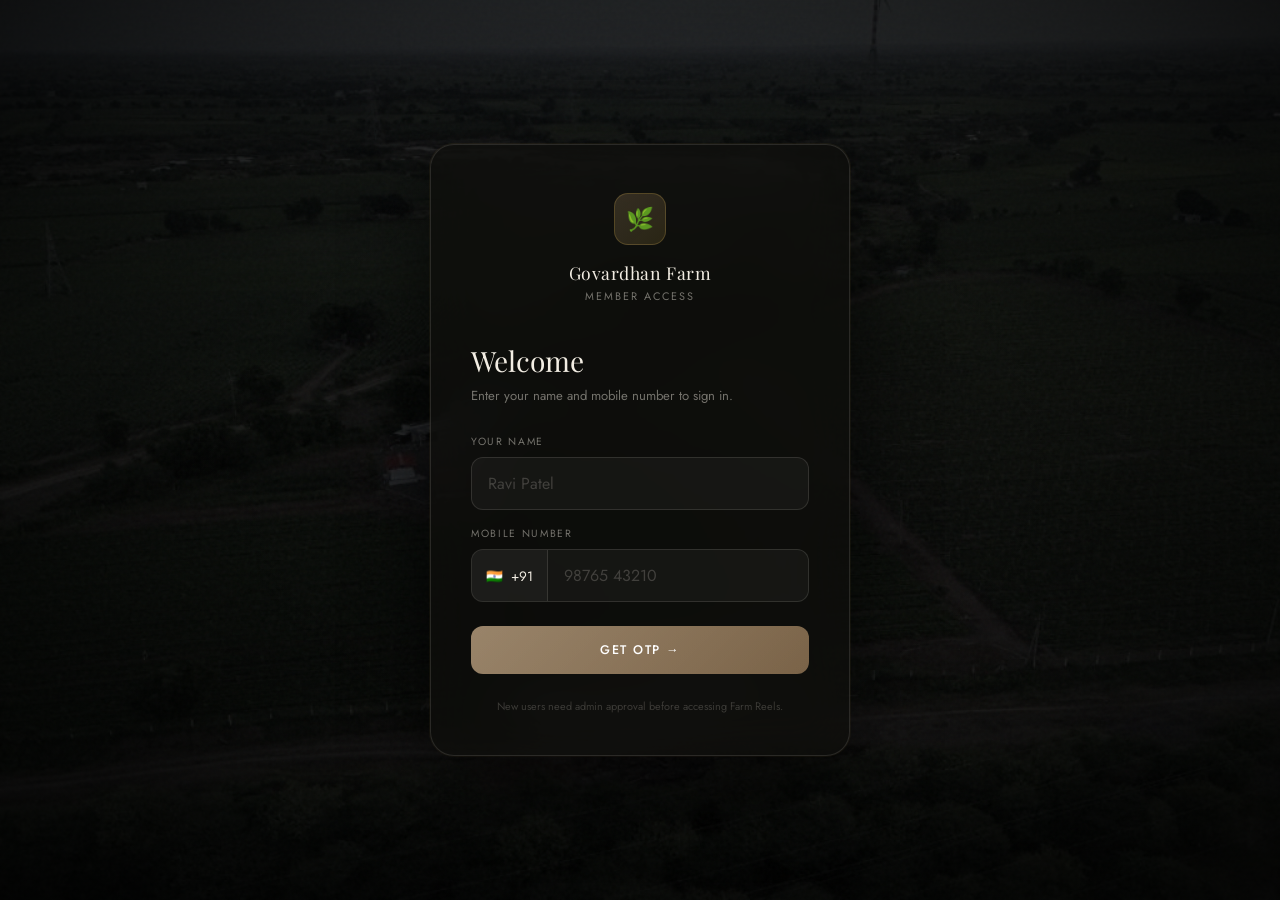
<file: profile.html>
<!DOCTYPE html>
<html lang="en">
<head>
  <meta charset="UTF-8" />
  <meta name="viewport" content="width=device-width, initial-scale=1.0" />
  <title>My Profile — Govardhan Farm</title>
  <meta name="robots" content="noindex, nofollow" />
  <link rel="icon" href="assets/drone-4.webp" type="image/jpeg" />
  <link rel="preconnect" href="https://fonts.googleapis.com" />
  <link rel="preconnect" href="https://fonts.gstatic.com" crossorigin />
  <link href="https://fonts.googleapis.com/css2?family=Playfair+Display:ital,wght@0,400;0,600;1,400;1,600&family=Cormorant+Garamond:ital,wght@1,300&family=Jost:wght@300;400;500&family=DM+Mono:wght@400&display=swap" rel="stylesheet" />
  <style>
    :root {
      --cream:     #f2ede3;
      --cream-mid: #ece6da;
      --dark:      #191917;
      --charcoal:  #2e2d2a;
      --brown:     #5a4e40;
      --text:      #3a3630;
      --muted:     #8a8278;
      --accent:    #8b7355;
      --gold:      #c9a84c;
      --border:    rgba(90,78,64,0.18);
      --font-serif: 'Playfair Display', Georgia, serif;
      --font-alt:   'Cormorant Garamond', Georgia, serif;
      --font-sans:  'Jost', sans-serif;
      --font-mono:  'DM Mono', monospace;
      --nav-h: 72px;
      --ease: cubic-bezier(0.25, 0.46, 0.45, 0.94);
    }

    *, *::before, *::after { box-sizing: border-box; margin: 0; padding: 0; }
    html { scroll-behavior: smooth; }
    body {
      font-family: var(--font-sans);
      background: var(--cream);
      color: var(--text);
      min-height: 100vh;
    }

    /* ════════════════════════════════════
       NAV (reused from site)
    ════════════════════════════════════ */
    .nav {
      position: fixed; top: 0; left: 0; right: 0;
      height: var(--nav-h);
      z-index: 100;
      display: flex; align-items: center;
      padding: 0 32px;
      justify-content: space-between;
      background: rgba(242,237,227,0.97);
      backdrop-filter: blur(12px);
      border-bottom: 1px solid var(--border);
    }
    .nav-logo {
      font-family: var(--font-serif);
      font-size: 1.1rem; font-weight: 400;
      color: var(--text);
      text-decoration: none;
      letter-spacing: 0.02em;
    }
    .nav-links { display: flex; align-items: center; gap: 32px; }
    .nav-links a {
      font-size: 0.7rem; letter-spacing: 0.14em;
      text-transform: uppercase; color: var(--muted);
      text-decoration: none; transition: color 0.2s;
    }
    .nav-links a:hover { color: var(--text); }
    .nav-links a.active { color: var(--accent); }
    .btn-logout-nav {
      font-size: 0.7rem; letter-spacing: 0.14em;
      text-transform: uppercase; color: var(--muted);
      background: none; border: none; cursor: pointer;
      font-family: var(--font-sans);
      transition: color 0.2s;
    }
    .btn-logout-nav:hover { color: #c0392b; }
    @media (max-width: 640px) {
      .nav-links .hide-sm { display: none; }
      .nav { padding: 0 20px; }
    }

    /* ════════════════════════════════════
       HERO BANNER
    ════════════════════════════════════ */
    .profile-hero {
      margin-top: var(--nav-h);
      background: var(--dark);
      padding: 64px 32px 48px;
      position: relative;
      overflow: hidden;
    }
    .profile-hero::before {
      content: '';
      position: absolute; inset: 0;
      background-image: url('assets/drone-3.webp');
      background-size: cover;
      background-position: center 40%;
      opacity: 0.18;
    }
    .profile-hero-inner {
      position: relative; z-index: 1;
      max-width: 1100px; margin: 0 auto;
      display: flex; align-items: flex-end;
      justify-content: space-between;
      gap: 24px; flex-wrap: wrap;
    }
    .profile-left { display: flex; align-items: flex-end; gap: 24px; flex-wrap: wrap; }

    /* Avatar */
    .profile-avatar {
      width: 88px; height: 88px;
      background: linear-gradient(135deg, var(--accent), var(--gold));
      border-radius: 50%;
      border: 3px solid rgba(255,255,255,0.15);
      display: flex; align-items: center; justify-content: center;
      font-family: var(--font-serif);
      font-size: 2.2rem; font-weight: 400;
      color: white;
      flex-shrink: 0;
      box-shadow: 0 8px 32px rgba(0,0,0,0.3);
    }

    .profile-info { padding-bottom: 4px; }
    .profile-name {
      font-family: var(--font-serif);
      font-size: 2rem; font-weight: 400;
      color: white; line-height: 1.2;
      margin-bottom: 8px;
    }

    /* Edit Profile button */
    .btn-edit-profile {
      display: inline-flex; align-items: center; gap: 6px;
      margin-top: 12px;
      background: rgba(255,255,255,0.08);
      border: 1px solid rgba(255,255,255,0.15);
      border-radius: 100px;
      padding: 7px 16px;
      font-family: var(--font-sans);
      font-size: 0.68rem; letter-spacing: 0.1em;
      text-transform: uppercase; color: rgba(255,255,255,0.6);
      cursor: pointer;
      transition: background 0.2s, color 0.2s;
    }
    .btn-edit-profile:hover { background: rgba(255,255,255,0.14); color: white; }

    /* Edit Profile Modal */
    .edit-modal-overlay {
      position: fixed; inset: 0; z-index: 600;
      background: rgba(10,10,8,0.72);
      backdrop-filter: blur(8px);
      display: flex; align-items: center; justify-content: center;
      padding: 24px;
      opacity: 0; pointer-events: none;
      transition: opacity 0.3s;
    }
    .edit-modal-overlay.open { opacity: 1; pointer-events: auto; }
    .edit-modal {
      background: white; border-radius: 20px;
      padding: 40px 36px; width: 100%; max-width: 400px;
      box-shadow: 0 24px 64px rgba(0,0,0,0.25);
      transform: translateY(20px);
      transition: transform 0.35s cubic-bezier(0.25,0.46,0.45,0.94);
    }
    .edit-modal-overlay.open .edit-modal { transform: translateY(0); }
    .edit-modal-title {
      font-family: var(--font-serif);
      font-size: 1.5rem; font-weight: 400;
      color: var(--charcoal); margin-bottom: 6px;
    }
    .edit-modal-sub {
      font-size: 0.8rem; color: var(--muted);
      margin-bottom: 28px; line-height: 1.6;
    }
    .edit-field { margin-bottom: 18px; }
    .edit-field label {
      display: block; font-size: 0.63rem;
      letter-spacing: 0.14em; text-transform: uppercase;
      color: var(--muted); margin-bottom: 7px;
    }
    .edit-field input {
      width: 100%;
      border: 1.5px solid var(--border);
      border-radius: 12px;
      padding: 13px 16px;
      font-family: var(--font-sans); font-size: 0.95rem;
      color: var(--text); outline: none;
      transition: border-color 0.2s, box-shadow 0.2s;
    }
    .edit-field input:focus {
      border-color: var(--accent);
      box-shadow: 0 0 0 3px rgba(139,115,85,0.1);
    }
    .edit-field .input-prefix-wrap {
      position: relative;
    }
    .edit-field .input-at {
      position: absolute; left: 14px; top: 50%;
      transform: translateY(-50%);
      color: var(--accent); font-family: var(--font-mono);
      font-size: 1rem; pointer-events: none;
    }
    .edit-field .input-prefix-wrap input { padding-left: 28px; }
    .edit-field .field-hint {
      font-size: 0.62rem; color: var(--muted);
      margin-top: 5px; line-height: 1.5;
    }
    .edit-modal-status {
      font-size: 0.78rem; padding: 10px 14px;
      border-radius: 8px; margin-bottom: 16px;
      display: none; line-height: 1.5; align-items: center; gap: 10px;
    }
    .edit-modal-status.error   { display: block; background: rgba(192,57,43,0.08); color: #c0392b; border: 1px solid rgba(192,57,43,0.2); }
    .edit-modal-status.success { display: block; background: rgba(39,174,96,0.08); color: #27ae60; border: 1px solid rgba(39,174,96,0.2); }
    .edit-modal-status.loading { display: flex; background: rgba(0,0,0,0.04); color: var(--muted); border: 1px solid var(--border); }
    .edit-spinner {
      width: 13px; height: 13px; flex-shrink: 0;
      border: 2px solid rgba(0,0,0,0.1);
      border-top-color: var(--accent);
      border-radius: 50%;
      animation: spin 0.7s linear infinite;
    }
    @keyframes spin { to { transform: rotate(360deg); } }
    .edit-modal-btns { display: flex; gap: 12px; margin-top: 20px; }
    .btn-edit-cancel {
      flex: 1; padding: 13px;
      background: var(--cream-mid); border: 1px solid var(--border);
      border-radius: 12px; font-family: var(--font-sans);
      font-size: 0.72rem; letter-spacing: 0.1em; text-transform: uppercase;
      color: var(--muted); cursor: pointer; transition: background 0.2s;
    }
    .btn-edit-cancel:hover { background: var(--cream); }
    .btn-edit-save {
      flex: 2; padding: 13px;
      background: var(--charcoal); border: none;
      border-radius: 12px; font-family: var(--font-sans);
      font-size: 0.72rem; letter-spacing: 0.1em; text-transform: uppercase;
      color: white; cursor: pointer; transition: background 0.2s, opacity 0.2s;
    }
    .btn-edit-save:hover:not(:disabled) { background: var(--accent); }
    .btn-edit-save:disabled { opacity: 0.45; cursor: not-allowed; }
    .profile-meta {
      display: flex; align-items: center; gap: 16px;
      flex-wrap: wrap;
    }
    .profile-phone {
      font-family: var(--font-mono);
      font-size: 0.78rem; color: rgba(255,255,255,0.45);
    }
    .profile-role-badge {
      font-size: 0.6rem; letter-spacing: 0.14em;
      text-transform: uppercase; font-weight: 500;
      padding: 4px 12px; border-radius: 100px;
    }
    .profile-role-badge.admin    { background: rgba(201,168,76,0.2); color: var(--gold); border: 1px solid rgba(201,168,76,0.3); }
    .profile-role-badge.verified { background: rgba(76,175,125,0.15); color: #7ec; border: 1px solid rgba(76,175,125,0.25); }
    .profile-role-badge.pending  { background: rgba(255,255,255,0.08); color: rgba(255,255,255,0.4); border: 1px solid rgba(255,255,255,0.12); }
    .profile-joined {
      font-size: 0.7rem; color: rgba(255,255,255,0.3);
      letter-spacing: 0.06em;
    }

    /* Stats row */
    .profile-stats {
      display: flex; gap: 28px; flex-wrap: wrap;
      padding-bottom: 4px;
    }
    .stat-item { text-align: right; }
    .stat-num {
      font-family: var(--font-serif);
      font-size: 1.8rem; font-weight: 400;
      color: white; line-height: 1;
      display: block;
    }
    .stat-label {
      font-size: 0.62rem; letter-spacing: 0.14em;
      text-transform: uppercase;
      color: rgba(255,255,255,0.35);
      margin-top: 4px; display: block;
    }

    /* ════════════════════════════════════
       TABS
    ════════════════════════════════════ */
    .tabs-bar {
      background: white;
      border-bottom: 1px solid var(--border);
      position: sticky; top: var(--nav-h); z-index: 50;
    }
    .tabs-inner {
      max-width: 1100px; margin: 0 auto;
      display: flex; gap: 0;
      padding: 0 32px;
    }
    .tab-btn {
      padding: 18px 24px;
      background: none; border: none;
      font-family: var(--font-sans);
      font-size: 0.72rem; letter-spacing: 0.12em;
      text-transform: uppercase;
      color: var(--muted); cursor: pointer;
      border-bottom: 2px solid transparent;
      margin-bottom: -1px;
      transition: color 0.2s, border-color 0.2s;
      white-space: nowrap;
      display: flex; align-items: center; gap: 8px;
    }
    .tab-btn:hover { color: var(--text); }
    .tab-btn.active { color: var(--accent); border-bottom-color: var(--accent); }
    .tab-count {
      background: var(--cream-mid);
      color: var(--muted);
      font-size: 0.6rem;
      padding: 2px 8px; border-radius: 100px;
      font-weight: 500;
    }
    .tab-btn.active .tab-count { background: rgba(139,115,85,0.15); color: var(--accent); }

    /* Sub tabs — Photos/Videos within Public or Private */
    .subtabs-bar {
      background: var(--cream-mid);
      border-bottom: 1px solid var(--border);
      position: sticky; top: calc(var(--nav-h) + 54px); z-index: 49;
    }
    .subtab-btn {
      padding: 12px 20px;
      background: none; border: none;
      font-family: var(--font-sans);
      font-size: 0.68rem; letter-spacing: 0.1em;
      text-transform: uppercase;
      color: var(--muted); cursor: pointer;
      border-bottom: 2px solid transparent;
      margin-bottom: -1px;
      transition: color 0.2s, border-color 0.2s;
      white-space: nowrap;
      display: flex; align-items: center; gap: 6px;
    }
    .subtab-btn:hover { color: var(--text); }
    .subtab-btn.active { color: var(--accent); border-bottom-color: var(--accent); }
    .subtab-btn.active .tab-count { background: rgba(139,115,85,0.15); color: var(--accent); }

    /* ════════════════════════════════════
       CONTENT AREA
    ════════════════════════════════════ */
    .content {
      max-width: 1100px;
      margin: 0 auto;
      padding: 48px 32px 80px;
    }

    /* Panel visibility */
    .panel { display: none; }
    .panel.active { display: block; animation: fadeUp 0.4s var(--ease) both; }
    @keyframes fadeUp { from { opacity:0; transform:translateY(12px); } to { opacity:1; transform:translateY(0); } }

    /* ════════════════════════════════════
       PHOTO GRID
    ════════════════════════════════════ */
    .photo-grid {
      display: grid;
      grid-template-columns: repeat(auto-fill, minmax(260px, 1fr));
      gap: 20px;
    }

    .photo-card {
      background: white;
      border: 1px solid var(--border);
      border-radius: 16px;
      overflow: hidden;
      transition: transform 0.25s var(--ease), box-shadow 0.25s;
    }
    .photo-card:hover {
      transform: translateY(-4px);
      box-shadow: 0 12px 32px rgba(90,78,64,0.12);
    }
    .photo-card-img-wrap {
      position: relative;
      aspect-ratio: 4/3;
      overflow: hidden;
      cursor: pointer;
    }
    .photo-card-img-wrap img {
      width: 100%; height: 100%;
      object-fit: cover;
      transition: transform 0.4s var(--ease);
      display: block;
    }
    .photo-card:hover .photo-card-img-wrap img { transform: scale(1.04); }

    .photo-vis-badge {
      position: absolute; top: 12px; left: 12px;
      font-size: 0.6rem; letter-spacing: 0.1em;
      text-transform: uppercase; font-weight: 500;
      padding: 4px 10px; border-radius: 100px;
      backdrop-filter: blur(8px);
    }
    .photo-vis-badge.public  { background: rgba(76,175,125,0.85); color: white; }
    .photo-vis-badge.private { background: rgba(0,0,0,0.55); color: rgba(255,255,255,0.8); }

    .photo-view-overlay {
      position: absolute; bottom: 10px; right: 10px;
      display: flex; align-items: center; gap: 5px;
      background: rgba(0,0,0,0.55);
      backdrop-filter: blur(6px);
      border-radius: 100px;
      padding: 4px 10px;
      font-size: 0.68rem; color: rgba(255,255,255,0.85);
      font-family: var(--font-mono);
    }

    .photo-card-body { padding: 16px 18px 18px; }
    .photo-card-caption {
      font-size: 0.88rem; color: var(--text);
      line-height: 1.5; margin-bottom: 10px;
      display: -webkit-box;
      -webkit-line-clamp: 2;
      -webkit-box-orient: vertical;
      overflow: hidden;
    }
    .photo-card-footer {
      display: flex; align-items: center;
      justify-content: space-between;
    }
    .photo-card-date {
      font-size: 0.68rem; color: var(--muted);
      font-family: var(--font-mono);
    }
    .btn-delete-card {
      background: none; border: none;
      font-size: 0.65rem; letter-spacing: 0.08em;
      text-transform: uppercase;
      color: var(--muted); cursor: pointer;
      transition: color 0.2s;
      font-family: var(--font-sans);
      padding: 4px 0;
    }
    .btn-delete-card:hover { color: #c0392b; }

    /* ════════════════════════════════════
       VIDEO GRID
    ════════════════════════════════════ */
    .video-grid {
      display: grid;
      grid-template-columns: repeat(auto-fill, minmax(220px, 1fr));
      gap: 20px;
    }

    .video-card {
      background: var(--dark);
      border-radius: 16px;
      overflow: hidden;
      cursor: pointer;
      transition: transform 0.25s var(--ease), box-shadow 0.25s;
      position: relative;
    }
    .video-card:hover {
      transform: translateY(-4px);
      box-shadow: 0 16px 40px rgba(0,0,0,0.25);
    }
    .video-thumb-wrap {
      position: relative;
      aspect-ratio: 9/16;
      overflow: hidden;
      background: #111;
    }
    .video-thumb-wrap video {
      width: 100%; height: 100%;
      object-fit: cover;
      pointer-events: none;
    }
    .video-play-icon {
      position: absolute; inset: 0;
      display: flex; align-items: center; justify-content: center;
      font-size: 2.2rem;
      opacity: 0; transition: opacity 0.2s;
    }
    .video-card:hover .video-play-icon { opacity: 1; }
    .video-view-overlay {
      position: absolute; bottom: 10px; right: 10px;
      display: flex; align-items: center; gap: 5px;
      background: rgba(0,0,0,0.6);
      backdrop-filter: blur(6px);
      border-radius: 100px;
      padding: 4px 10px;
      font-size: 0.68rem; color: rgba(255,255,255,0.85);
      font-family: var(--font-mono);
    }
    .video-card-body {
      padding: 14px 16px 16px;
    }
    .video-card-caption {
      font-size: 0.82rem; color: rgba(255,255,255,0.75);
      line-height: 1.5; margin-bottom: 10px;
      display: -webkit-box;
      -webkit-line-clamp: 2;
      -webkit-box-orient: vertical;
      overflow: hidden;
    }
    .video-card-footer {
      display: flex; align-items: center;
      justify-content: space-between;
    }
    .video-card-date {
      font-size: 0.65rem; color: rgba(255,255,255,0.3);
      font-family: var(--font-mono);
    }
    .btn-delete-video {
      background: none; border: none;
      font-size: 0.62rem; letter-spacing: 0.08em;
      text-transform: uppercase;
      color: rgba(255,255,255,0.25); cursor: pointer;
      transition: color 0.2s;
      font-family: var(--font-sans);
    }
    .btn-delete-video:hover { color: #e88; }

    /* ════════════════════════════════════
       EMPTY STATE
    ════════════════════════════════════ */
    .empty-state {
      text-align: center;
      padding: 72px 24px;
      color: var(--muted);
    }
    .empty-state-icon { font-size: 3rem; margin-bottom: 20px; display: block; }
    .empty-state h3 {
      font-family: var(--font-serif);
      font-size: 1.4rem; font-weight: 400;
      color: var(--charcoal);
      margin-bottom: 10px;
    }
    .empty-state p { font-size: 0.85rem; line-height: 1.7; max-width: 300px; margin: 0 auto 28px; }
    .btn-go {
      display: inline-flex; align-items: center; gap: 8px;
      background: var(--charcoal); color: white;
      border: none; border-radius: 100px;
      padding: 12px 28px;
      font-family: var(--font-sans); font-size: 0.72rem;
      letter-spacing: 0.1em; text-transform: uppercase;
      cursor: pointer; text-decoration: none;
      transition: background 0.25s, transform 0.15s;
    }
    .btn-go:hover { background: var(--accent); transform: translateY(-2px); }

    /* ════════════════════════════════════
       LOADING SKELETON
    ════════════════════════════════════ */
    .skeleton {
      background: linear-gradient(90deg, var(--cream-mid) 25%, var(--cream) 50%, var(--cream-mid) 75%);
      background-size: 200% 100%;
      animation: shimmer 1.4s infinite;
      border-radius: 8px;
    }
    @keyframes shimmer { 0%{background-position:200% 0} 100%{background-position:-200% 0} }

    .skeleton-card {
      background: white;
      border: 1px solid var(--border);
      border-radius: 16px;
      overflow: hidden;
    }
    .skeleton-img  { aspect-ratio: 4/3; }
    .skeleton-body { padding: 16px 18px; }
    .skeleton-line { height: 12px; margin-bottom: 8px; border-radius: 6px; }
    .skeleton-line.short { width: 55%; }

    /* ════════════════════════════════════
       LIGHTBOX
    ════════════════════════════════════ */
    .lightbox {
      position: fixed; inset: 0; z-index: 500;
      background: rgba(10,10,8,0.95);
      backdrop-filter: blur(12px);
      display: flex; align-items: center; justify-content: center;
      opacity: 0; pointer-events: none;
      transition: opacity 0.3s;
    }
    .lightbox.open { opacity: 1; pointer-events: auto; }
    .lightbox img {
      max-width: 92vw; max-height: 85vh;
      object-fit: contain;
      border-radius: 8px;
      box-shadow: 0 32px 80px rgba(0,0,0,0.5);
      transform: scale(0.95);
      transition: transform 0.3s var(--ease);
    }
    .lightbox.open img { transform: scale(1); }
    .lightbox-close {
      position: absolute; top: 20px; right: 24px;
      background: rgba(255,255,255,0.08);
      border: 1px solid rgba(255,255,255,0.12);
      color: white; font-size: 1.1rem;
      width: 40px; height: 40px;
      border-radius: 50%; cursor: pointer;
      display: flex; align-items: center; justify-content: center;
      transition: background 0.2s;
    }
    .lightbox-close:hover { background: rgba(255,255,255,0.18); }
    .lightbox-caption {
      position: absolute; bottom: 28px; left: 50%;
      transform: translateX(-50%);
      background: rgba(0,0,0,0.6);
      backdrop-filter: blur(8px);
      border-radius: 100px;
      padding: 8px 20px;
      font-size: 0.8rem;
      color: rgba(255,255,255,0.8);
      white-space: nowrap; max-width: 80vw;
      overflow: hidden; text-overflow: ellipsis;
    }

    /* ════════════════════════════════════
       TOAST
    ════════════════════════════════════ */
    .toast {
      position: fixed; bottom: 28px; left: 50%;
      transform: translateX(-50%) translateY(80px);
      z-index: 999;
      background: var(--dark); color: var(--cream);
      padding: 12px 24px; border-radius: 100px;
      font-size: 0.82rem; white-space: nowrap;
      opacity: 0; transition: transform 0.4s var(--ease), opacity 0.4s;
      pointer-events: none;
      box-shadow: 0 8px 24px rgba(0,0,0,0.2);
    }
    .toast.show { transform: translateX(-50%) translateY(0); opacity: 1; }

    /* ════════════════════════════════════
       FOOTER
    ════════════════════════════════════ */
    .footer {
      background: var(--dark); color: rgba(255,255,255,0.35);
      text-align: center; padding: 28px;
      font-size: 0.7rem; letter-spacing: 0.08em;
    }
    .footer a { color: rgba(255,255,255,0.35); text-decoration: none; }
    .footer a:hover { color: rgba(255,255,255,0.6); }

    @media (max-width: 640px) {
      .profile-hero { padding: 40px 20px 36px; }
      .profile-stats { gap: 20px; }
      .stat-item { text-align: left; }
      .content { padding: 32px 20px 60px; }
      .tabs-inner { padding: 0 16px; overflow-x: auto; }
      .tabs-inner::-webkit-scrollbar { display: none; }
      .photo-grid { grid-template-columns: repeat(auto-fill, minmax(160px, 1fr)); gap: 14px; }
      .video-grid { grid-template-columns: repeat(auto-fill, minmax(150px, 1fr)); gap: 14px; }
    }

    /* ── MOBILE BOTTOM NAV ── */
    @media (max-width: 640px) {
      body { padding-bottom: 64px; }
      .bottom-nav {
        display: flex !important;
        align-items: center;
        justify-content: space-around;
        position: fixed;
        bottom: 0; left: 0; right: 0;
        z-index: 9999;
        background: rgba(242,237,227,0.92);
        backdrop-filter: blur(16px);
        -webkit-backdrop-filter: blur(16px);
        border-top: 1px solid rgba(139,115,85,0.12);
        padding: 6px 4px;
        box-shadow: 0 -4px 16px rgba(58,54,48,0.08);
      }
      .bnav-item {
        display: flex;
        flex-direction: column;
        align-items: center;
        justify-content: center;
        gap: 2px;
        flex: 1;
        border: none;
        background: none;
        cursor: pointer;
        padding: 4px 2px;
        border-radius: 12px;
        text-decoration: none;
        color: rgba(90,78,64,0.55);
        -webkit-tap-highlight-color: transparent;
        position: relative;
        font-family: var(--font-sans);
        transition: color 0.2s, transform 0.15s;
      }
      .bnav-item:active { transform: scale(0.9); }
      .bnav-icon {
        width: 36px; height: 32px;
        display: flex; align-items: center; justify-content: center;
        border-radius: 10px;
      }
      .bnav-icon svg {
        width: 20px !important;
        height: 20px !important;
        max-width: 20px !important;
        max-height: 20px !important;
        stroke: currentColor;
        fill: none;
        stroke-width: 1.6;
        display: block;
      }
      .bnav-label {
        font-size: 0.55rem;
        letter-spacing: 0.04em;
        font-weight: 500;
        white-space: nowrap;
        color: inherit;
      }
      .bnav-item.active { color: var(--accent); }
      .bnav-item.active .bnav-icon { background: rgba(139,115,85,0.1); }
      .bnav-item.active .bnav-label { font-weight: 600; }
      .bnav-item.active::before {
        content: '';
        position: absolute;
        top: 0; left: 50%;
        transform: translateX(-50%);
        width: 20px; height: 2px;
        background: var(--accent);
        border-radius: 0 0 2px 2px;
      }
      .bnav-item.locked { opacity: 0.35; }
    }
  </style>
</head>
<body>

  <!-- ── NAV ── -->
  <nav class="nav">
    <a href="index.html" class="nav-logo">Govardhan Farm</a>
    <div class="nav-links">
      <a href="index.html" class="hide-sm">Home</a>
      <a href="celebrations.html" class="hide-sm">Celebrations</a>
      <a href="enquiry.html" class="hide-sm">About Us</a>
      <a href="community.html" class="hide-sm">Community</a>
      <a href="videos.html" class="hide-sm">Reels</a>
      <a href="profile.html" class="active">Profile</a>
      <button class="btn-logout-nav" id="btn-logout">Sign Out</button>
    </div>
  </nav>

  <!-- ── PROFILE HERO ── -->
  <section class="profile-hero">
    <div class="profile-hero-inner">
      <div class="profile-left">
        <div class="profile-avatar" id="profile-avatar">?</div>
        <div class="profile-info">
          <h1 class="profile-name" id="profile-name">—</h1>
          <div style="font-size:0.82rem;color:var(--gold);font-family:var(--font-mono);margin-bottom:8px;letter-spacing:0.04em;" id="profile-displayname"></div>
          <div class="profile-meta">
            <span class="profile-phone" id="profile-phone">—</span>
            <span class="profile-role-badge" id="profile-role-badge">—</span>
            <span class="profile-joined" id="profile-joined"></span>
          </div>
          <button class="btn-edit-profile" id="btn-edit-profile">✏️ Edit Profile</button>
        </div>
      </div>
      <div class="profile-stats">
        <div class="stat-item">
          <span class="stat-num" id="stat-photos">—</span>
          <span class="stat-label">Photos</span>
        </div>
        <div class="stat-item">
          <span class="stat-num" id="stat-videos">—</span>
          <span class="stat-label">Reels</span>
        </div>
        <div class="stat-item">
          <span class="stat-num" id="stat-views">—</span>
          <span class="stat-label">Total Views</span>
        </div>
        <div class="stat-item">
          <span class="stat-num" id="stat-likes">—</span>
          <span class="stat-label">Total Likes</span>
        </div>
      </div>
    </div>
  </section>

  <!-- ── MAIN TABS: PUBLIC / PRIVATE ── -->
  <div class="tabs-bar">
    <div class="tabs-inner">
      <button class="tab-btn active" data-vistab="public">
        🌍 Public <span class="tab-count" id="tc-public">0</span>
      </button>
      <button class="tab-btn" data-vistab="private">
        🔒 Private <span class="tab-count" id="tc-private">0</span>
      </button>
    </div>
  </div>

  <!-- ── SUB TABS: PHOTOS / VIDEOS ── -->
  <div class="subtabs-bar">
    <div class="tabs-inner">
      <button class="subtab-btn active" data-tab="photos">
        📷 Photos <span class="tab-count" id="tc-photos">0</span>
      </button>
      <button class="subtab-btn" data-tab="videos">
        🎬 Reels <span class="tab-count" id="tc-videos">0</span>
      </button>
    </div>
  </div>

  <!-- ── MAIN CONTENT ── -->
  <main class="content">

    <!-- Public Photos panel -->
    <div class="panel active" id="panel-public-photos">
      <div class="photo-grid" id="public-photo-grid">
        <div class="skeleton-card"><div class="skeleton skeleton-img"></div><div class="skeleton-body"><div class="skeleton skeleton-line"></div><div class="skeleton skeleton-line short"></div></div></div>
        <div class="skeleton-card"><div class="skeleton skeleton-img"></div><div class="skeleton-body"><div class="skeleton skeleton-line"></div><div class="skeleton skeleton-line short"></div></div></div>
        <div class="skeleton-card"><div class="skeleton skeleton-img"></div><div class="skeleton-body"><div class="skeleton skeleton-line"></div><div class="skeleton skeleton-line short"></div></div></div>
      </div>
    </div>

    <!-- Public Videos panel -->
    <div class="panel" id="panel-public-videos">
      <div class="video-grid" id="public-video-grid"></div>
    </div>

    <!-- Private Photos panel -->
    <div class="panel" id="panel-private-photos" style="display:none;">
      <div class="photo-grid" id="private-photo-grid"></div>
    </div>

    <!-- Private Videos panel (private videos don't exist yet, but kept for symmetry) -->
    <div class="panel" id="panel-private-videos" style="display:none;">
      <div class="video-grid" id="private-video-grid"></div>
    </div>

  </main>

  <!-- ── LIGHTBOX ── -->
  <div class="lightbox" id="lightbox">
    <button class="lightbox-close" id="lb-close">✕</button>
    <img id="lb-img" src="" alt="" />
    <div class="lightbox-caption" id="lb-caption"></div>
  </div>

  <!-- ── EDIT PROFILE MODAL ── -->
  <div class="edit-modal-overlay" id="edit-modal-overlay">
    <div class="edit-modal">
      <h3 class="edit-modal-title">Edit Profile</h3>
      <p class="edit-modal-sub">Your full name is private. Display name appears publicly on your photos and reels.</p>

      <div class="edit-field">
        <label>Full Name <span style="font-size:0.58rem;color:rgba(138,130,120,0.5);text-transform:none;">(private)</span></label>
        <input type="text" id="edit-fullname" placeholder="Ravi Patel" maxlength="60" autocomplete="name" />
      </div>

      <div class="edit-field">
        <label>Display Name <span style="font-size:0.58rem;color:rgba(138,130,120,0.5);text-transform:none;">(public — shown on posts)</span></label>
        <div class="input-prefix-wrap">
          <span class="input-at">@</span>
          <input type="text" id="edit-displayname" placeholder="ravifarm" maxlength="24" autocomplete="nickname" />
        </div>
        <p class="field-hint">Letters, numbers, underscores only. No spaces.</p>
      </div>

      <div class="edit-modal-status" id="edit-status"></div>

      <div class="edit-modal-btns">
        <button class="btn-edit-cancel" id="btn-edit-cancel">Cancel</button>
        <button class="btn-edit-save"   id="btn-edit-save">Save Changes</button>
      </div>
    </div>
  </div>

  <!-- ── TOAST ── -->
  <div class="toast" id="toast"></div>

  <!-- ── FOOTER ── -->
  <footer class="footer">
    © <span class="footer-year"></span> Govardhan Farm ·
    <a href="index.html">Home</a> ·
    <a href="celebrations.html">Celebrations</a>
  </footer>

  <script>
  /* ══════════════════════════════════════════════
     GOVARDHAN FARM — PROFILE PAGE
     Paste your Supabase credentials:
  ══════════════════════════════════════════════ */
  const SUPABASE_URL      = 'YOUR_SUPABASE_URL';
  const SUPABASE_ANON_KEY = 'YOUR_SUPABASE_ANON_KEY';

  /* ════════════════════════════════════════════ */

  (function () {

    /* ── Session check ── */
    function getSession() {
      try {
        const s = JSON.parse(localStorage.getItem('gf_session'));
        if (!s) return null;
        if (Date.now() - s.loginTime > 90 * 24 * 60 * 60 * 1000) {
          localStorage.removeItem('gf_session'); return null;
        }
        return s;
      } catch { return null; }
    }

    const session = getSession();
    if (!session) { window.location.href = 'login.html'; return; }

    const CONFIGURED = SUPABASE_URL.startsWith('https://') && SUPABASE_ANON_KEY.startsWith('eyJ');
    const isAdmin    = session.role === 'admin';

    /* ── Fill hero ── */
    document.getElementById('profile-avatar').textContent = (session.name || '?')[0].toUpperCase();
    document.getElementById('profile-name').textContent   = session.name || 'Farm Member';
    document.getElementById('profile-phone').textContent  = '+' + session.phone;

    /* Show @displayname below full name */
    const displayEl = document.getElementById('profile-displayname');
    if (displayEl) displayEl.textContent = session.displayName ? '@' + session.displayName : '';

    const roleBadge = document.getElementById('profile-role-badge');
    roleBadge.textContent = session.role;
    roleBadge.className   = `profile-role-badge ${session.role}`;

    /* ── Logout ── */
    document.getElementById('btn-logout').addEventListener('click', () => {
      localStorage.removeItem('gf_session');
      window.location.href = 'login.html';
    });

    /* ── Tabs: Public/Private + Photos/Videos ── */
    let currentVisTab = 'public';
    let currentSubTab = 'photos';

    function showPanel() {
      document.querySelectorAll('.panel').forEach(p => p.style.display = 'none');
      const id = `panel-${currentVisTab}-${currentSubTab}`;
      const el = document.getElementById(id);
      if (el) { el.style.display = 'block'; el.classList.add('active'); }

      // Update sub-tab counts based on which vis-tab is active
      const photoCount = currentVisTab === 'public'
        ? (window._publicPhotoCount || 0)
        : document.querySelectorAll('#private-photo-grid .photo-card').length;
      const videoCount = currentVisTab === 'public'
        ? (window._publicVideoCount || 0)
        : 0;
      document.getElementById('tc-photos').textContent = photoCount;
      document.getElementById('tc-videos').textContent = videoCount;
    }

    document.querySelectorAll('.tab-btn').forEach(btn => {
      btn.addEventListener('click', () => {
        document.querySelectorAll('.tab-btn').forEach(b => b.classList.remove('active'));
        btn.classList.add('active');
        currentVisTab = btn.dataset.vistab;
        showPanel();
      });
    });

    document.querySelectorAll('.subtab-btn').forEach(btn => {
      btn.addEventListener('click', () => {
        document.querySelectorAll('.subtab-btn').forEach(b => b.classList.remove('active'));
        btn.classList.add('active');
        currentSubTab = btn.dataset.tab;
        showPanel();
      });
    });

    showPanel(); // show public photos by default

    function updatePublicTabCount() {
      const photos = window._publicPhotoCount || 0;
      const videos = window._publicVideoCount || 0;
      document.getElementById('tc-public').textContent = photos + videos;
    }

    /* ── Lightbox ── */
    const lightbox = document.getElementById('lightbox');
    const lbImg    = document.getElementById('lb-img');
    const lbCap    = document.getElementById('lb-caption');
    document.getElementById('lb-close').addEventListener('click', closeLB);
    lightbox.addEventListener('click', e => { if (e.target === lightbox) closeLB(); });
    document.addEventListener('keydown', e => { if (e.key === 'Escape') closeLB(); });

    function openLB(src, caption) {
      lbImg.src = src; lbCap.textContent = caption;
      lightbox.classList.add('open');
      document.body.style.overflow = 'hidden';
    }
    function closeLB() {
      lightbox.classList.remove('open');
      document.body.style.overflow = '';
      setTimeout(() => { lbImg.src = ''; }, 300);
    }

    /* ── Load everything ── */
    loadPhotos();
    loadVideos();

    /* ════════════════════════
       PHOTOS
    ════════════════════════ */
    async function loadPhotos() {
      const pubGrid = document.getElementById('public-photo-grid');
      const privGrid = document.getElementById('private-photo-grid');
      let publicPhotos  = [];
      let privatePhotos = [];

      // Fetch public photos from Supabase (only this user's)
      if (CONFIGURED) {
        try {
          const res = await fetch(
            `${SUPABASE_URL}/rest/v1/community_photos?uploader_phone=eq.${session.phone}&order=created_at.desc`,
            { headers: { 'apikey': SUPABASE_ANON_KEY, 'Authorization': `Bearer ${SUPABASE_ANON_KEY}` } }
          );
          if (res.ok) {
            const rows = await res.json();
            publicPhotos = rows.map(r => ({
              id: r.id, src: r.image_url, caption: r.caption || 'A memory at Govardhan Farm',
              date: new Date(r.created_at).toLocaleDateString('en-IN', { day:'numeric', month:'short', year:'numeric' }),
              views: r.views || 0, like_count: r.like_count || 0, liked_by: r.liked_by || [],
              vis: 'public',
            }));
          } else {
            console.error('Failed to load public photos:', res.status, await res.text());
          }
        } catch (e) { console.error('Photo fetch error:', e); }
      }

      // Load private photos from localStorage
      try {
        const stored = JSON.parse(localStorage.getItem('govardhan_private_v2') || '[]');
        privatePhotos = stored
          .filter(p => p.uploader_phone === session.phone || !p.uploader_phone)
          .map(p => ({
            id: p.id, src: p.dataUrl, caption: p.caption || 'A memory',
            date: p.date || '—', views: 0, vis: 'private', localId: p.id,
          }));
      } catch (e) { console.error('Private photo load error:', e); }

      publicPhotos.sort((a, b) => b.id > a.id ? 1 : -1);
      privatePhotos.sort((a, b) => (b.id > a.id ? 1 : -1));

      // Update tab counts and stats
      document.getElementById('tc-private').textContent = privatePhotos.length;
      document.getElementById('tc-photos').textContent  = currentVisTab === 'public' ? publicPhotos.length : privatePhotos.length;
      document.getElementById('stat-photos').textContent = publicPhotos.length + privatePhotos.length;
      window._publicPhotoCount = publicPhotos.length;
      updatePublicTabCount();

      const totalPhotoViews = publicPhotos.reduce((sum, p) => sum + (p.views || 0), 0);
      const totalPhotoLikes = publicPhotos.reduce((sum, p) => sum + (p.like_count || 0), 0);

      // Render public grid
      pubGrid.innerHTML = '';
      if (!publicPhotos.length) {
        pubGrid.innerHTML = `
          <div class="empty-state" style="grid-column:1/-1">
            <span class="empty-state-icon">📷</span>
            <h3>No public photos yet</h3>
            <p>Upload a photo on the Celebrations page and choose "Public" to share it with everyone.</p>
            <a href="celebrations.html" class="btn-go">Go to Gallery →</a>
          </div>`;
      } else {
        publicPhotos.forEach(p => pubGrid.appendChild(makePhotoCard(p)));
      }

      // Render private grid
      privGrid.innerHTML = '';
      if (!privatePhotos.length) {
        privGrid.innerHTML = `
          <div class="empty-state" style="grid-column:1/-1">
            <span class="empty-state-icon">🔒</span>
            <h3>No private photos yet</h3>
            <p>Photos you upload as "Private" on the Celebrations page stay only on this device.</p>
            <a href="celebrations.html" class="btn-go">Go to Gallery →</a>
          </div>`;
      } else {
        privatePhotos.forEach(p => privGrid.appendChild(makePhotoCard(p)));
      }

      updateTotalViews(totalPhotoViews, null, totalPhotoLikes, null);
      showPanel();
    }

    function makePhotoCard(p) {
      const card = document.createElement('div');
      card.className = 'photo-card';
      card.innerHTML = `
        <div class="photo-card-img-wrap">
          <img src="${esc(p.src)}" alt="${esc(p.caption)}" loading="lazy" />
          <span class="photo-vis-badge ${p.vis}">${p.vis === 'public' ? '🌍 Public' : '🔒 Private'}</span>
          ${p.vis === 'public' ? `
          <div class="photo-view-overlay">
            👁 <span class="pv-count" data-id="${p.id}">${p.views}</span>
            &nbsp;·&nbsp; ❤️ ${p.like_count || 0}
          </div>` : ''}
        </div>
        <div class="photo-card-body">
          <p class="photo-card-caption">${esc(p.caption)}</p>
          <div style="font-size:0.65rem;color:var(--muted);margin-bottom:8px;font-family:var(--font-mono);">📷 @${esc(session.displayName || session.name || 'you')}</div>
          <div class="photo-card-footer">
            <span class="photo-card-date">${esc(p.date)}</span>
            <button class="btn-delete-card" data-id="${p.id}" data-vis="${p.vis}" data-local="${p.localId || ''}">Remove</button>
          </div>
        </div>`;

      // Open lightbox
      card.querySelector('.photo-card-img-wrap').addEventListener('click', () => {
        openLB(p.src, p.caption);
        // Increment view if public
        if (p.vis === 'public' && CONFIGURED) {
          incrementPhotoView(p.id);
          const vc = card.querySelector('.pv-count');
          if (vc) vc.textContent = (parseInt(vc.textContent) || 0) + 1;
        }
      });

      // Delete
      card.querySelector('.btn-delete-card').addEventListener('click', async () => {
        if (!confirm('Remove this photo?')) return;
        if (p.vis === 'public' && CONFIGURED) {
          try {
            const res = await fetch(`${SUPABASE_URL}/rest/v1/community_photos?id=eq.${p.id}`, {
              method: 'DELETE',
              headers: { 'apikey': SUPABASE_ANON_KEY, 'Authorization': `Bearer ${SUPABASE_ANON_KEY}` },
            });
            if (!res.ok) throw new Error();
          } catch { showToast('Could not delete from server.'); return; }
        } else {
          try {
            let stored = JSON.parse(localStorage.getItem('govardhan_private_v2') || '[]');
            stored = stored.filter(x => x.id !== p.localId && x.id !== p.id);
            localStorage.setItem('govardhan_private_v2', JSON.stringify(stored));
          } catch { showToast('Could not delete.'); return; }
        }
        card.style.transition = 'opacity 0.3s, transform 0.3s';
        card.style.opacity = '0'; card.style.transform = 'scale(0.92)';
        setTimeout(() => { card.remove(); recomputeStats(); }, 300);
        showToast('Photo removed.');
      });

      return card;
    }

    async function incrementPhotoView(id) {
      try {
        const r = await fetch(`${SUPABASE_URL}/rest/v1/community_photos?id=eq.${id}&select=views`, {
          headers: { 'apikey': SUPABASE_ANON_KEY, 'Authorization': `Bearer ${SUPABASE_ANON_KEY}` },
        });
        const rows = await r.json();
        await fetch(`${SUPABASE_URL}/rest/v1/community_photos?id=eq.${id}`, {
          method: 'PATCH',
          headers: {
            'apikey': SUPABASE_ANON_KEY,
            'Authorization': `Bearer ${SUPABASE_ANON_KEY}`,
            'Content-Type': 'application/json',
          },
          body: JSON.stringify({ views: (rows[0]?.views || 0) + 1 }),
        });
      } catch { /* silent */ }
    }

    /* ════════════════════════
       VIDEOS  (all reels are public — no private video upload exists)
    ════════════════════════ */
    async function loadVideos() {
      const grid = document.getElementById('public-video-grid');
      grid.innerHTML = '<div style="grid-column:1/-1;text-align:center;padding:40px;color:var(--muted);font-size:0.85rem;">Loading reels…</div>';

      let videos = [];
      if (CONFIGURED) {
        try {
          const res = await fetch(
            `${SUPABASE_URL}/rest/v1/farm_videos?uploader_id=eq.${session.phone}&order=created_at.desc`,
            { headers: { 'apikey': SUPABASE_ANON_KEY, 'Authorization': `Bearer ${SUPABASE_ANON_KEY}` } }
          );
          if (res.ok) {
            videos = await res.json();
          } else {
            console.error('Failed to load videos:', res.status, await res.text());
          }
        } catch (e) { console.error('Video fetch error:', e); }
      }

      // Update counts and stats
      document.getElementById('tc-videos').textContent  = currentVisTab === 'public' ? videos.length : 0;
      document.getElementById('stat-videos').textContent = videos.length;
      window._publicVideoCount = videos.length;
      updatePublicTabCount();

      const totalVideoViews = videos.reduce((sum, v) => sum + (v.views || 0), 0);
      const totalVideoLikes = videos.reduce((sum, v) => sum + (v.like_count || 0), 0);
      updateTotalViews(null, totalVideoViews, null, totalVideoLikes);
      showPanel();

      // Private video panel — always empty (no private video upload exists)
      const privGrid = document.getElementById('private-video-grid');
      privGrid.innerHTML = `
        <div class="empty-state" style="grid-column:1/-1">
          <span class="empty-state-icon">🔒</span>
          <h3>No private reels</h3>
          <p>All reels uploaded on the Reels page are public by design — there's no private video option.</p>
        </div>`;

      grid.innerHTML = '';

      if (!videos.length) {
        grid.innerHTML = `
          <div class="empty-state" style="grid-column:1/-1">
            <span class="empty-state-icon">🎬</span>
            <h3>No reels yet</h3>
            <p>Share a short video of life at the farm — use the + button on the Reels page.</p>
            <a href="videos.html" class="btn-go">Go to Reels →</a>
          </div>`;
        return;
      }

      videos.forEach(v => grid.appendChild(makeVideoCard(v)));
    }

    function makeVideoCard(v) {
      const card = document.createElement('div');
      card.className = 'video-card';
      const date = new Date(v.created_at).toLocaleDateString('en-IN', { day:'numeric', month:'short', year:'numeric' });

      card.innerHTML = `
        <div class="video-thumb-wrap">
          <div class="video-play-icon">▶</div>
          <div class="video-view-overlay">👁 <span class="vv-count">${v.views || 0}</span> &nbsp;·&nbsp; ❤️ ${v.like_count || 0}</div>
        </div>
        <div class="video-card-body">
          <p class="video-card-caption">${esc(v.caption || 'Farm reel')}</p>
          <div style="font-size:0.62rem;color:rgba(255,255,255,0.3);margin-bottom:8px;font-family:var(--font-mono);">🎬 @${esc(session.displayName || session.name || 'you')}</div>
          <div class="video-card-footer">
            <span class="video-card-date">${date}</span>
            ${isAdmin || v.uploader_id === session.phone
              ? `<button class="btn-delete-video" data-id="${v.id}">Remove</button>`
              : ''}
          </div>
        </div>`;

      /* FIX: Set video src directly — avoids URL encoding corruption */
      const thumbEl = document.createElement('video');
      thumbEl.src      = v.video_url;
      thumbEl.muted    = true;
      thumbEl.preload  = 'metadata';
      thumbEl.setAttribute('playsinline', '');
      card.querySelector('.video-thumb-wrap').insertBefore(thumbEl, card.querySelector('.video-play-icon'));

      // Click → go to videos page
      card.querySelector('.video-thumb-wrap').addEventListener('click', () => {
        window.location.href = 'videos.html';
      });

      // Delete
      const delBtn = card.querySelector('.btn-delete-video');
      if (delBtn) {
        delBtn.addEventListener('click', async e => {
          e.stopPropagation();
          if (!confirm('Remove this reel?')) return;
          try {
            const res = await fetch(`${SUPABASE_URL}/rest/v1/farm_videos?id=eq.${v.id}`, {
              method: 'DELETE',
              headers: { 'apikey': SUPABASE_ANON_KEY, 'Authorization': `Bearer ${SUPABASE_ANON_KEY}` },
            });
            if (!res.ok) throw new Error();
            card.style.transition = 'opacity 0.3s, transform 0.3s';
            card.style.opacity = '0'; card.style.transform = 'scale(0.92)';
            setTimeout(() => { card.remove(); recomputeStats(); }, 300);
            showToast('Reel removed.');
          } catch { showToast('Could not delete reel.'); }
        });
      }

      return card;
    }

    /* ════════════════════════
       EDIT PROFILE
    ════════════════════════ */
    const editOverlay  = document.getElementById('edit-modal-overlay');
    const editFullname = document.getElementById('edit-fullname');
    const editDisplay  = document.getElementById('edit-displayname');
    const editStatus   = document.getElementById('edit-status');
    const btnEditSave  = document.getElementById('btn-edit-save');

    document.getElementById('btn-edit-profile').addEventListener('click', () => {
      /* Pre-fill current values */
      editFullname.value = session.name    || '';
      editDisplay.value  = session.displayName || '';
      hideEditStatus();
      editOverlay.classList.add('open');
      editFullname.focus();
    });

    document.getElementById('btn-edit-cancel').addEventListener('click', closeEditModal);
    editOverlay.addEventListener('click', e => { if (e.target === editOverlay) closeEditModal(); });
    document.addEventListener('keydown', e => { if (e.key === 'Escape') closeEditModal(); });

    function closeEditModal() { editOverlay.classList.remove('open'); hideEditStatus(); }

    btnEditSave.addEventListener('click', saveProfile);
    editDisplay.addEventListener('keydown', e => { if (e.key === 'Enter') saveProfile(); });

    async function saveProfile() {
      const newName    = editFullname.value.trim();
      const newDisplay = editDisplay.value.trim().replace(/\s/g, '').toLowerCase();

      if (!newName)    return showEditStatus('error', 'Full name cannot be empty.');
      if (!newDisplay) return showEditStatus('error', 'Display name cannot be empty.');
      if (!/^[a-zA-Z0-9_]{2,24}$/.test(newDisplay))
        return showEditStatus('error', 'Display name: 2–24 characters, letters/numbers/underscores only.');

      /* No changes made */
      if (newName === session.name && newDisplay === session.displayName) {
        closeEditModal(); return;
      }

      showEditStatus('loading', 'Saving…');
      btnEditSave.disabled = true;

      try {
        const res = await fetch(`${SUPABASE_URL}/rest/v1/profiles?phone=eq.${session.phone}`, {
          method: 'PATCH',
          headers: {
            'apikey': SUPABASE_ANON_KEY,
            'Authorization': `Bearer ${SUPABASE_ANON_KEY}`,
            'Content-Type': 'application/json',
          },
          body: JSON.stringify({ full_name: newName, display_name: newDisplay }),
        });

        if (!res.ok) throw new Error(`Save failed [${res.status}]`);

        /* Update localStorage session */
        const updatedSession = { ...session, name: newName, displayName: newDisplay, loginTime: session.loginTime };
        localStorage.setItem('gf_session', JSON.stringify(updatedSession));

        /* Update UI live */
        document.getElementById('profile-name').textContent = newName;
        document.getElementById('profile-displayname').textContent = '@' + newDisplay;
        document.getElementById('profile-avatar').textContent = newName[0].toUpperCase();

        showEditStatus('success', '✓ Profile updated successfully!');
        btnEditSave.disabled = false;

        setTimeout(() => {
          closeEditModal();
          showToast('Profile updated!');
        }, 1200);

      } catch (err) {
        showEditStatus('error', err.message || 'Could not save. Please try again.');
        btnEditSave.disabled = false;
      }
    }

    function showEditStatus(type, msg) {
      editStatus.className = `edit-modal-status ${type}`;
      editStatus.style.display = type === 'loading' ? 'flex' : 'block';
      editStatus.innerHTML = type === 'loading'
        ? `<span class="edit-spinner"></span>${msg}` : msg;
    }
    function hideEditStatus() { editStatus.style.display = 'none'; editStatus.className = 'edit-modal-status'; }

    /* ════════════════════════
       STATS
    ════════════════════════ */
    let _photoViews = 0, _videoViews = 0, _photoLikes = 0, _videoLikes = 0;

    function updateTotalViews(photoViews, videoViews, photoLikes, videoLikes) {
      if (photoViews !== null && photoViews !== undefined) _photoViews = photoViews;
      if (videoViews !== null && videoViews !== undefined) _videoViews = videoViews;
      if (photoLikes !== null && photoLikes !== undefined) _photoLikes = photoLikes;
      if (videoLikes !== null && videoLikes !== undefined) _videoLikes = videoLikes;
      document.getElementById('stat-views').textContent = _photoViews + _videoViews;
      document.getElementById('stat-likes').textContent = _photoLikes + _videoLikes;
    }

    function recomputeStats() {
      const pubPhotos  = document.querySelectorAll('#public-photo-grid .photo-card').length;
      const privPhotos = document.querySelectorAll('#private-photo-grid .photo-card').length;
      const pubVideos  = document.querySelectorAll('#public-video-grid .video-card').length;
      window._publicPhotoCount = pubPhotos;
      window._publicVideoCount = pubVideos;
      document.getElementById('tc-private').textContent  = privPhotos;
      document.getElementById('stat-photos').textContent = pubPhotos + privPhotos;
      document.getElementById('stat-videos').textContent = pubVideos;
      updatePublicTabCount();
      showPanel();
      // Recount views/likes from visible cards
      let pv = 0, plk = 0;
      document.querySelectorAll('.pv-count').forEach(el => { pv += parseInt(el.textContent) || 0; });
      let vv = 0;
      document.querySelectorAll('.vv-count').forEach(el => { vv += parseInt(el.textContent) || 0; });
      updateTotalViews(pv, vv, null, null);
    }

    /* ════════════════════════
       UTILITIES
    ════════════════════════ */
    let toastTimer;
    function showToast(msg) {
      const t = document.getElementById('toast');
      t.textContent = msg; t.classList.add('show');
      clearTimeout(toastTimer);
      toastTimer = setTimeout(() => t.classList.remove('show'), 3200);
    }

    function esc(str) {
      return String(str)
        .replace(/&/g,'&amp;').replace(/</g,'&lt;')
        .replace(/>/g,'&gt;').replace(/"/g,'&quot;');
    }

    document.querySelector('.footer-year').textContent = new Date().getFullYear();

  })();
  </script>

  <!-- Mobile bottom nav -->
  <script src="js/main.js"></script>

</body>
</html>
</file>
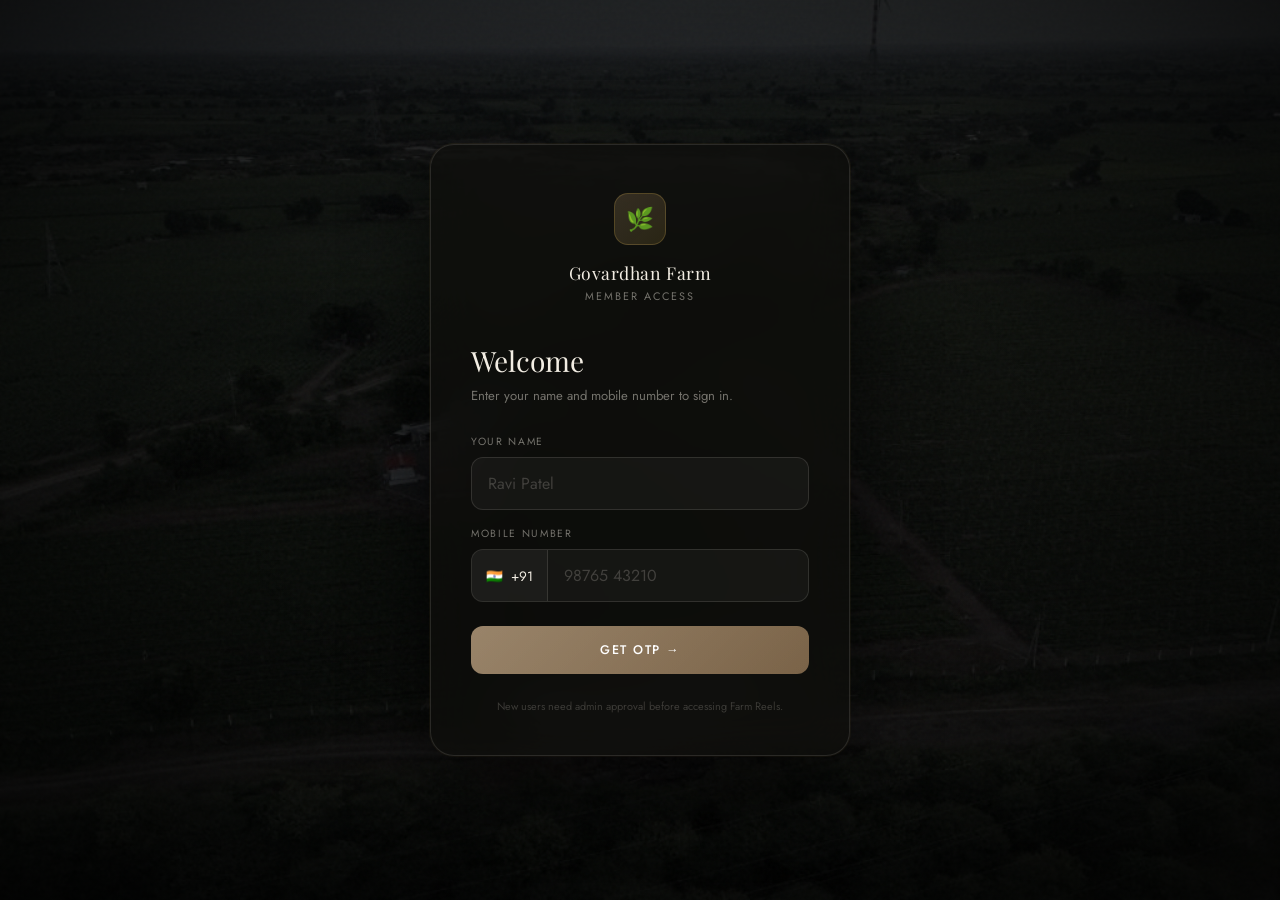
<file: videos.html>
<!DOCTYPE html>
<html lang="en">
<head>
  <meta charset="UTF-8" />
  <meta name="viewport" content="width=device-width, initial-scale=1.0" />
  <title>Farm Reels — Govardhan Farm</title>
  <meta name="robots" content="noindex, nofollow" />
  <link rel="icon" href="assets/drone-4.jpg" type="image/jpeg" />
  <link rel="preconnect" href="https://fonts.googleapis.com" />
  <link rel="preconnect" href="https://fonts.gstatic.com" crossorigin />
  <link href="https://fonts.googleapis.com/css2?family=Playfair+Display:ital,wght@0,400;0,600;1,400&family=Jost:wght@300;400;500&family=DM+Mono:wght@400&display=swap" rel="stylesheet" />
  <style>
    :root {
      --dark:    #0a0a08;
      --cream:   #f2ede3;
      --accent:  #8b7355;
      --gold:    #c9a84c;
      --muted:   rgba(242,237,227,0.45);
      --border:  rgba(242,237,227,0.1);
      --font-serif: 'Playfair Display', Georgia, serif;
      --font-sans:  'Jost', sans-serif;
      --font-mono:  'DM Mono', monospace;
      --ease: cubic-bezier(0.25, 0.46, 0.45, 0.94);
    }

    *, *::before, *::after { box-sizing: border-box; margin: 0; padding: 0; }

    html, body {
      height: 100%;
      background: var(--dark);
      color: var(--cream);
      font-family: var(--font-sans);
      overflow: hidden;
    }

    /* ════════════════════════════════════════
       TOP NAV BAR
    ════════════════════════════════════════ */
    .top-bar {
      position: fixed;
      top: 0; left: 0; right: 0;
      z-index: 100;
      height: 56px;
      display: flex;
      align-items: center;
      justify-content: space-between;
      padding: 0 20px;
      background: linear-gradient(to bottom, rgba(10,10,8,0.9) 0%, transparent 100%);
      pointer-events: none;
    }
    .top-bar > * { pointer-events: auto; }

    .top-logo {
      font-family: var(--font-serif);
      font-size: 1rem;
      font-weight: 400;
      color: var(--cream);
      text-decoration: none;
      letter-spacing: 0.02em;
    }

    .top-right {
      display: flex;
      align-items: center;
      gap: 12px;
    }

    .user-chip {
      display: flex;
      align-items: center;
      gap: 8px;
      background: rgba(255,255,255,0.08);
      border: 1px solid var(--border);
      border-radius: 100px;
      padding: 6px 12px 6px 8px;
      font-size: 0.72rem;
      color: var(--cream);
      backdrop-filter: blur(12px);
    }
    .user-avatar {
      width: 24px; height: 24px;
      background: linear-gradient(135deg, var(--accent), var(--gold));
      border-radius: 50%;
      display: flex; align-items: center; justify-content: center;
      font-size: 0.65rem; font-weight: 600; color: white;
    }
    .user-role {
      font-size: 0.6rem;
      letter-spacing: 0.1em;
      text-transform: uppercase;
      color: var(--gold);
      opacity: 0.8;
    }

    .btn-icon {
      width: 36px; height: 36px;
      background: rgba(255,255,255,0.08);
      border: 1px solid var(--border);
      border-radius: 50%;
      display: flex; align-items: center; justify-content: center;
      font-size: 1rem;
      cursor: pointer;
      backdrop-filter: blur(12px);
      transition: background 0.2s, transform 0.2s;
    }
    .btn-icon:hover { background: rgba(255,255,255,0.14); transform: scale(1.05); }

    /* ════════════════════════════════════════
       REEL FEED
    ════════════════════════════════════════ */
    .feed {
      height: 100vh;
      overflow-y: scroll;
      scroll-snap-type: y mandatory;
      scroll-behavior: smooth;
      -webkit-overflow-scrolling: touch;
    }
    .feed::-webkit-scrollbar { display: none; }

    /* ── Empty state ── */
    .feed-empty {
      height: 100vh;
      display: flex;
      flex-direction: column;
      align-items: center;
      justify-content: center;
      text-align: center;
      padding: 40px;
      gap: 16px;
    }
    .feed-empty-icon { font-size: 3rem; }
    .feed-empty h3 {
      font-family: var(--font-serif);
      font-size: 1.5rem;
      font-weight: 400;
      color: var(--cream);
    }
    .feed-empty p { font-size: 0.85rem; color: var(--muted); max-width: 280px; line-height: 1.6; }

    /* ── Reel card ── */
    .reel {
      position: relative;
      width: 100vw;
      height: 100vh;
      scroll-snap-align: start;
      scroll-snap-stop: always;
      background: #000;
      flex-shrink: 0;
      overflow: hidden;
    }

    /* Video element */
    .reel-video {
      position: absolute;
      inset: 0;
      width: 100%;
      height: 100%;
      object-fit: cover;
      cursor: pointer;
    }

    /* Gradient overlays */
    .reel-overlay-top {
      position: absolute;
      top: 0; left: 0; right: 0;
      height: 160px;
      background: linear-gradient(to bottom, rgba(0,0,0,0.6) 0%, transparent 100%);
      pointer-events: none;
      z-index: 5;
    }
    .reel-overlay-bottom {
      position: absolute;
      bottom: 0; left: 0; right: 0;
      height: 300px;
      background: linear-gradient(to top, rgba(0,0,0,0.85) 0%, transparent 100%);
      pointer-events: none;
      z-index: 5;
    }

    /* Info block */
    .reel-info {
      position: absolute;
      bottom: 0; left: 0; right: 72px;
      padding: 24px 20px;
      z-index: 10;
    }
    .reel-uploader {
      display: flex;
      align-items: center;
      gap: 10px;
      margin-bottom: 10px;
    }
    .uploader-avatar {
      width: 36px; height: 36px;
      background: linear-gradient(135deg, var(--accent), var(--gold));
      border-radius: 50%;
      border: 2px solid rgba(255,255,255,0.3);
      display: flex; align-items: center; justify-content: center;
      font-size: 0.8rem; font-weight: 600; color: white;
      flex-shrink: 0;
    }
    .uploader-name {
      font-size: 0.85rem;
      font-weight: 500;
      color: white;
    }
    .uploader-date {
      font-size: 0.7rem;
      color: rgba(255,255,255,0.5);
      font-family: var(--font-mono);
    }
    .reel-caption {
      font-size: 0.9rem;
      color: rgba(255,255,255,0.9);
      line-height: 1.5;
      max-width: 280px;
    }

    /* Side actions */
    .reel-actions {
      position: absolute;
      right: 12px;
      bottom: 32px;
      z-index: 10;
      display: flex;
      flex-direction: column;
      align-items: center;
      gap: 20px;
    }
    .reel-action-btn {
      display: flex;
      flex-direction: column;
      align-items: center;
      gap: 4px;
      background: none;
      border: none;
      color: white;
      cursor: pointer;
      transition: transform 0.2s;
    }
    .reel-action-btn:hover { transform: scale(1.12); }
    .action-icon {
      width: 44px; height: 44px;
      background: rgba(255,255,255,0.12);
      backdrop-filter: blur(8px);
      border-radius: 50%;
      display: flex; align-items: center; justify-content: center;
      font-size: 1.2rem;
      border: 1px solid rgba(255,255,255,0.15);
      transition: background 0.2s;
    }
    .reel-action-btn:hover .action-icon { background: rgba(255,255,255,0.22); }
    .action-label {
      font-size: 0.65rem;
      color: rgba(255,255,255,0.75);
      letter-spacing: 0.06em;
    }

    /* Play/pause indicator */
    .play-indicator {
      position: absolute;
      top: 50%; left: 50%;
      transform: translate(-50%, -50%) scale(0);
      z-index: 20;
      font-size: 4rem;
      pointer-events: none;
      transition: transform 0.15s var(--ease), opacity 0.3s;
      opacity: 0;
      filter: drop-shadow(0 4px 12px rgba(0,0,0,0.5));
    }
    .play-indicator.show {
      transform: translate(-50%, -50%) scale(1);
      opacity: 1;
    }

    /* Mute indicator */
    .mute-badge {
      position: absolute;
      top: 68px; right: 16px;
      z-index: 20;
      background: rgba(0,0,0,0.55);
      backdrop-filter: blur(8px);
      border: 1px solid var(--border);
      border-radius: 100px;
      padding: 5px 12px;
      font-size: 0.7rem;
      color: rgba(255,255,255,0.7);
      display: flex;
      align-items: center;
      gap: 6px;
      opacity: 0;
      transition: opacity 0.3s;
      pointer-events: none;
    }
    .mute-badge.show { opacity: 1; }

    /* Progress bar */
    .reel-progress {
      position: absolute;
      bottom: 0; left: 0; right: 0;
      height: 2px;
      background: rgba(255,255,255,0.15);
      z-index: 15;
    }
    .reel-progress-fill {
      height: 100%;
      background: var(--gold);
      width: 0%;
      transition: width 0.1s linear;
    }

    /* Admin delete badge */
    .admin-delete-btn {
      position: absolute;
      top: 68px; left: 16px;
      z-index: 20;
      background: rgba(200,60,60,0.7);
      border: none;
      border-radius: 100px;
      padding: 6px 14px;
      font-size: 0.68rem;
      letter-spacing: 0.08em;
      text-transform: uppercase;
      color: white;
      cursor: pointer;
      backdrop-filter: blur(8px);
      display: none;
      transition: background 0.2s;
    }
    .admin-delete-btn:hover { background: rgba(200,60,60,0.95); }

    /* ════════════════════════════════════════
       SCROLL NAV DOTS
    ════════════════════════════════════════ */
    .nav-dots {
      position: fixed;
      right: 8px;
      top: 50%;
      transform: translateY(-50%);
      z-index: 90;
      display: flex;
      flex-direction: column;
      gap: 6px;
    }
    .nav-dot {
      width: 4px; height: 4px;
      background: rgba(255,255,255,0.3);
      border-radius: 50%;
      transition: all 0.3s;
      cursor: pointer;
    }
    .nav-dot.active {
      background: var(--gold);
      height: 16px;
      border-radius: 3px;
    }

    /* ════════════════════════════════════════
       UPLOAD MODAL
    ════════════════════════════════════════ */
    .modal-overlay {
      position: fixed;
      inset: 0;
      z-index: 200;
      background: rgba(0,0,0,0.85);
      backdrop-filter: blur(8px);
      display: flex;
      align-items: flex-end;
      justify-content: center;
      opacity: 0;
      pointer-events: none;
      transition: opacity 0.35s var(--ease);
    }
    .modal-overlay.open {
      opacity: 1;
      pointer-events: auto;
    }

    .modal {
      width: 100%;
      max-width: 520px;
      background: #141412;
      border: 1px solid var(--border);
      border-radius: 24px 24px 0 0;
      padding: 32px 28px 40px;
      transform: translateY(100%);
      transition: transform 0.4s var(--ease);
    }
    .modal-overlay.open .modal { transform: translateY(0); }

    .modal-handle {
      width: 40px; height: 4px;
      background: rgba(255,255,255,0.15);
      border-radius: 2px;
      margin: 0 auto 28px;
    }

    .modal-title {
      font-family: var(--font-serif);
      font-size: 1.5rem;
      font-weight: 400;
      margin-bottom: 6px;
    }
    .modal-sub {
      font-size: 0.8rem;
      color: var(--muted);
      margin-bottom: 28px;
    }

    /* Upload dropzone */
    .upload-zone {
      border: 2px dashed var(--border);
      border-radius: 16px;
      padding: 40px 24px;
      text-align: center;
      cursor: pointer;
      position: relative;
      transition: border-color 0.25s, background 0.25s;
      margin-bottom: 20px;
    }
    .upload-zone:hover, .upload-zone.dragover {
      border-color: rgba(201,168,76,0.4);
      background: rgba(201,168,76,0.04);
    }
    .upload-zone input[type="file"] {
      position: absolute; inset: 0;
      opacity: 0; cursor: pointer;
      width: 100%; height: 100%;
    }
    .upload-zone-icon { font-size: 2rem; margin-bottom: 12px; display: block; }
    .upload-zone h4 {
      font-family: var(--font-serif);
      font-size: 1.1rem;
      font-weight: 400;
      color: var(--cream);
      margin-bottom: 6px;
    }
    .upload-zone p { font-size: 0.75rem; color: var(--muted); }

    /* Video preview */
    .video-preview-wrap {
      display: none;
      border-radius: 12px;
      overflow: hidden;
      aspect-ratio: 9/16;
      max-height: 240px;
      margin: 0 auto 20px;
      position: relative;
      background: #000;
    }
    .video-preview-wrap.show { display: block; }
    .video-preview-wrap video {
      width: 100%; height: 100%;
      object-fit: cover;
    }
    .preview-duration {
      position: absolute;
      bottom: 8px; right: 8px;
      background: rgba(0,0,0,0.65);
      border-radius: 6px;
      padding: 3px 8px;
      font-size: 0.7rem;
      font-family: var(--font-mono);
      color: white;
    }
    .preview-duration.over { color: #e88; }

    /* Caption input */
    .modal-input {
      width: 100%;
      background: rgba(255,255,255,0.05);
      border: 1.5px solid var(--border);
      border-radius: 12px;
      padding: 13px 16px;
      font-family: var(--font-sans);
      font-size: 0.9rem;
      color: var(--cream);
      outline: none;
      transition: border-color 0.25s;
      caret-color: var(--gold);
      margin-bottom: 16px;
    }
    .modal-input::placeholder { color: rgba(242,237,227,0.2); }
    .modal-input:focus { border-color: rgba(201,168,76,0.4); }

    /* Upload progress */
    .upload-bar {
      height: 4px;
      background: rgba(255,255,255,0.1);
      border-radius: 2px;
      margin-bottom: 16px;
      display: none;
    }
    .upload-bar.show { display: block; }
    .upload-bar-fill {
      height: 100%;
      background: linear-gradient(90deg, var(--accent), var(--gold));
      border-radius: 2px;
      width: 0%;
      transition: width 0.4s var(--ease);
    }

    /* Modal buttons */
    .modal-btn-row {
      display: flex;
      gap: 12px;
    }
    .btn-cancel-modal {
      flex: 1;
      padding: 13px;
      background: rgba(255,255,255,0.06);
      border: 1px solid var(--border);
      border-radius: 12px;
      font-family: var(--font-sans);
      font-size: 0.75rem;
      letter-spacing: 0.1em;
      text-transform: uppercase;
      color: var(--muted);
      cursor: pointer;
      transition: background 0.2s;
    }
    .btn-cancel-modal:hover { background: rgba(255,255,255,0.1); }

    .btn-post {
      flex: 2;
      padding: 13px;
      background: linear-gradient(135deg, var(--accent), #7a6348);
      border: none;
      border-radius: 12px;
      font-family: var(--font-sans);
      font-size: 0.75rem;
      letter-spacing: 0.1em;
      text-transform: uppercase;
      color: white;
      cursor: pointer;
      transition: opacity 0.2s, transform 0.15s;
      position: relative;
      overflow: hidden;
    }
    .btn-post::after {
      content: '';
      position: absolute; inset: 0;
      background: linear-gradient(135deg, rgba(255,255,255,0.1), transparent);
      pointer-events: none;
    }
    .btn-post:hover:not(:disabled) { opacity: 0.88; transform: translateY(-1px); }
    .btn-post:disabled { opacity: 0.4; cursor: not-allowed; }

    .modal-status {
      font-size: 0.78rem;
      padding: 10px 14px;
      border-radius: 8px;
      margin-bottom: 14px;
      display: none;
      line-height: 1.5;
    }
    .modal-status.error   { display: block; background: rgba(224,92,92,0.12); color: #e88; border: 1px solid rgba(224,92,92,0.2); }
    .modal-status.loading { display: flex; align-items: center; gap: 10px; background: rgba(255,255,255,0.05); color: var(--muted); border: 1px solid var(--border); }

    /* ════════════════════════════════════════
       ADMIN PANEL (slide-in from right)
    ════════════════════════════════════════ */
    .admin-overlay {
      position: fixed;
      inset: 0;
      z-index: 200;
      background: rgba(0,0,0,0.7);
      backdrop-filter: blur(4px);
      opacity: 0;
      pointer-events: none;
      transition: opacity 0.3s;
    }
    .admin-overlay.open { opacity: 1; pointer-events: auto; }

    .admin-panel {
      position: absolute;
      top: 0; right: 0; bottom: 0;
      width: 100%;
      max-width: 380px;
      background: #111110;
      border-left: 1px solid var(--border);
      transform: translateX(100%);
      transition: transform 0.4s var(--ease);
      overflow-y: auto;
      padding: 28px 24px 40px;
    }
    .admin-panel::-webkit-scrollbar { display: none; }
    .admin-overlay.open .admin-panel { transform: translateX(0); }

    .admin-panel-header {
      display: flex;
      align-items: center;
      justify-content: space-between;
      margin-bottom: 28px;
    }
    .admin-panel-title {
      font-family: var(--font-serif);
      font-size: 1.3rem;
      font-weight: 400;
    }
    .btn-close-admin {
      background: none; border: none;
      color: var(--muted); font-size: 1.2rem;
      cursor: pointer; transition: color 0.2s;
    }
    .btn-close-admin:hover { color: var(--cream); }

    .admin-section-title {
      font-size: 0.62rem;
      letter-spacing: 0.16em;
      text-transform: uppercase;
      color: var(--muted);
      margin-bottom: 14px;
      padding-bottom: 8px;
      border-bottom: 1px solid var(--border);
    }

    /* User cards */
    .user-list { display: flex; flex-direction: column; gap: 12px; margin-bottom: 32px; }

    .user-card {
      display: flex;
      align-items: center;
      gap: 12px;
      padding: 14px 16px;
      background: rgba(255,255,255,0.04);
      border: 1px solid var(--border);
      border-radius: 14px;
      transition: background 0.2s;
    }
    .user-card-avatar {
      width: 40px; height: 40px;
      background: linear-gradient(135deg, var(--accent), #6b5740);
      border-radius: 50%;
      display: flex; align-items: center; justify-content: center;
      font-size: 0.85rem; font-weight: 600; color: white;
      flex-shrink: 0;
    }
    .user-card-info { flex: 1; min-width: 0; }
    .user-card-name {
      font-size: 0.88rem;
      font-weight: 500;
      color: var(--cream);
      white-space: nowrap;
      overflow: hidden;
      text-overflow: ellipsis;
    }
    .user-card-phone {
      font-size: 0.72rem;
      color: var(--muted);
      font-family: var(--font-mono);
      margin-top: 2px;
    }
    .role-badge {
      font-size: 0.6rem;
      letter-spacing: 0.1em;
      text-transform: uppercase;
      padding: 3px 8px;
      border-radius: 100px;
      font-weight: 500;
    }
    .role-badge.pending  { background: rgba(201,168,76,0.15); color: var(--gold); border: 1px solid rgba(201,168,76,0.25); }
    .role-badge.verified { background: rgba(76,175,125,0.15); color: #7ec; border: 1px solid rgba(76,175,125,0.25); }
    .role-badge.admin    { background: rgba(139,115,85,0.2); color: #c9a84c; border: 1px solid rgba(139,115,85,0.3); }

    .user-card-actions { display: flex; flex-direction: column; gap: 6px; flex-shrink: 0; }

    .btn-approve {
      padding: 5px 12px;
      background: rgba(76,175,125,0.15);
      border: 1px solid rgba(76,175,125,0.3);
      border-radius: 8px;
      font-size: 0.65rem;
      letter-spacing: 0.08em;
      text-transform: uppercase;
      color: #7ec;
      cursor: pointer;
      transition: background 0.2s;
      white-space: nowrap;
    }
    .btn-approve:hover { background: rgba(76,175,125,0.28); }

    .btn-revoke {
      padding: 5px 12px;
      background: rgba(224,92,92,0.1);
      border: 1px solid rgba(224,92,92,0.25);
      border-radius: 8px;
      font-size: 0.65rem;
      letter-spacing: 0.08em;
      text-transform: uppercase;
      color: #e88;
      cursor: pointer;
      transition: background 0.2s;
      white-space: nowrap;
    }
    .btn-revoke:hover { background: rgba(224,92,92,0.22); }

    .empty-list {
      font-size: 0.82rem;
      color: var(--muted);
      text-align: center;
      padding: 24px;
      font-style: italic;
    }

    /* Logout button */
    .btn-logout {
      width: 100%;
      padding: 13px;
      background: rgba(255,255,255,0.04);
      border: 1px solid var(--border);
      border-radius: 12px;
      font-family: var(--font-sans);
      font-size: 0.72rem;
      letter-spacing: 0.12em;
      text-transform: uppercase;
      color: var(--muted);
      cursor: pointer;
      transition: background 0.2s, color 0.2s;
    }
    .btn-logout:hover { background: rgba(224,92,92,0.1); color: #e88; border-color: rgba(224,92,92,0.2); }

    /* ── Spinner ── */
    .spinner {
      width: 14px; height: 14px;
      border: 2px solid rgba(255,255,255,0.15);
      border-top-color: var(--gold);
      border-radius: 50%;
      animation: spin 0.7s linear infinite;
      flex-shrink: 0;
    }
    @keyframes spin { to { transform: rotate(360deg); } }

    /* ── Toast ── */
    .toast {
      position: fixed;
      bottom: 28px; left: 50%;
      transform: translateX(-50%) translateY(80px);
      z-index: 999;
      background: rgba(20,20,18,0.95);
      border: 1px solid var(--border);
      color: var(--cream);
      padding: 12px 22px;
      border-radius: 100px;
      font-size: 0.8rem;
      white-space: nowrap;
      opacity: 0;
      transition: transform 0.4s var(--ease), opacity 0.4s;
      pointer-events: none;
      backdrop-filter: blur(12px);
    }
    .toast.show {
      transform: translateX(-50%) translateY(0);
      opacity: 1;
    }

    /* ── Loading screen ── */
    .loading-screen {
      position: fixed; inset: 0; z-index: 500;
      background: var(--dark);
      display: flex;
      align-items: center;
      justify-content: center;
      flex-direction: column;
      gap: 16px;
      transition: opacity 0.5s;
    }
    .loading-screen.hidden { opacity: 0; pointer-events: none; }
    .loading-screen .brand-serif {
      font-family: var(--font-serif);
      font-size: 1.2rem;
      color: var(--cream);
      opacity: 0.5;
    }

    /* Mobile fine-tuning */
    @media (max-width: 480px) {
      .reel-info { right: 60px; }
      .reel-actions { right: 8px; }
      .admin-panel { max-width: 100%; }
    }
  </style>
</head>
<body>

  <!-- Loading screen -->
  <div class="loading-screen" id="loading-screen">
    <div class="spinner" style="width:28px;height:28px;border-width:3px;"></div>
    <span class="brand-serif">Govardhan Farm</span>
  </div>

  <!-- Top bar -->
  <div class="top-bar">
    <a href="index.html" class="top-logo">Govardhan Farm</a>
    <div class="top-right">
      <div class="user-chip" id="user-chip">
        <div class="user-avatar" id="user-avatar">?</div>
        <div>
          <div id="user-name-display" style="font-size:0.78rem;">—</div>
          <div class="user-role" id="user-role-display">—</div>
        </div>
      </div>
      <!-- Admin wrench icon (only visible to admin) -->
      <div class="btn-icon" id="btn-admin-panel" style="display:none;" title="Admin Panel">⚙️</div>
      <!-- Upload button (verified + admin) -->
      <div class="btn-icon" id="btn-upload" style="display:none;" title="Upload Reel">＋</div>
    </div>
  </div>

  <!-- Mute badge -->
  <div class="mute-badge" id="mute-badge">🔇 Tap to unmute</div>

  <!-- Nav dots -->
  <div class="nav-dots" id="nav-dots"></div>

  <!-- Feed -->
  <div class="feed" id="feed"></div>

  <!-- Toast -->
  <div class="toast" id="toast"></div>

  <!-- ════════════════════════════════════════
       UPLOAD MODAL
  ════════════════════════════════════════ -->
  <div class="modal-overlay" id="upload-modal">
    <div class="modal">
      <div class="modal-handle"></div>
      <h3 class="modal-title">Share a Reel</h3>
      <p class="modal-sub">30–40 second videos of life at the farm.</p>

      <!-- Dropzone -->
      <div class="upload-zone" id="upload-zone">
        <input type="file" id="video-input" accept="video/mp4,video/webm,video/quicktime" />
        <span class="upload-zone-icon">🎬</span>
        <h4>Drop your video here</h4>
        <p>MP4 · MOV · WEBM &nbsp;·&nbsp; Max 80 MB &nbsp;·&nbsp; 30–40 seconds</p>
      </div>

      <!-- Video preview -->
      <div class="video-preview-wrap" id="video-preview-wrap">
        <video id="video-preview" muted playsinline loop></video>
        <span class="preview-duration" id="preview-duration">0s</span>
      </div>

      <!-- Caption -->
      <input type="text" class="modal-input" id="caption-input"
             placeholder="Add a caption… (optional)" maxlength="100" />

      <!-- Progress bar -->
      <div class="upload-bar" id="upload-bar">
        <div class="upload-bar-fill" id="upload-bar-fill"></div>
      </div>

      <!-- Status -->
      <div class="modal-status" id="modal-status"></div>

      <div class="modal-btn-row">
        <button class="btn-cancel-modal" id="btn-cancel-upload">Cancel</button>
        <button class="btn-post" id="btn-post-reel" disabled>Post Reel ✦</button>
      </div>
    </div>
  </div>

  <!-- ════════════════════════════════════════
       ADMIN PANEL
  ════════════════════════════════════════ -->
  <div class="admin-overlay" id="admin-overlay">
    <div class="admin-panel">
      <div class="admin-panel-header">
        <h3 class="admin-panel-title">Admin Panel</h3>
        <button class="btn-close-admin" id="btn-close-admin">✕</button>
      </div>

      <!-- Pending users -->
      <p class="admin-section-title">Pending Approval <span id="pending-count"></span></p>
      <div class="user-list" id="pending-list">
        <p class="empty-list">No pending users.</p>
      </div>

      <!-- All users -->
      <p class="admin-section-title">All Members</p>
      <div class="user-list" id="all-users-list">
        <p class="empty-list">Loading…</p>
      </div>

      <button class="btn-logout" id="btn-logout">Sign Out</button>
    </div>
  </div>

  <script>
  /* ══════════════════════════════════════════════
     GOVARDHAN FARM — FARM REELS
     Paste your credentials:
  ══════════════════════════════════════════════ */
  const SUPABASE_URL      = 'YOUR_SUPABASE_URL';
  const SUPABASE_ANON_KEY = 'YOUR_SUPABASE_ANON_KEY';

  const MAX_VIDEO_MB  = 80;
  const MIN_DURATION  = 28;   // seconds (a little lenient)
  const MAX_DURATION  = 42;   // seconds

  /* ════════════════════════════════════════════ */

  (function () {

    /* ── Session check ── */
    const session = getSession();
    if (!session) {
      window.location.href = 'login.html';
      return;
    }

    const isAdmin   = session.role === 'admin';
    const canUpload = true; // All logged-in users can upload
    let videos       = [];
    let currentIndex = 0;
    let isMuted      = true;
    let pendingVideoFile = null;
    let lastUploadTime   = 0;

    /* ── DOM refs ── */
    const feed           = document.getElementById('feed');
    const navDots        = document.getElementById('nav-dots');
    const uploadModal    = document.getElementById('upload-modal');
    const adminOverlay   = document.getElementById('admin-overlay');
    const btnUpload      = document.getElementById('btn-upload');
    const btnAdminPanel  = document.getElementById('btn-admin-panel');
    const btnPostReel    = document.getElementById('btn-post-reel');
    const btnCancelUpload= document.getElementById('btn-cancel-upload');
    const btnCloseAdmin  = document.getElementById('btn-close-admin');
    const btnLogout      = document.getElementById('btn-logout');
    const videoInput     = document.getElementById('video-input');
    const uploadZone     = document.getElementById('upload-zone');
    const videoPreview   = document.getElementById('video-preview');
    const previewWrap    = document.getElementById('video-preview-wrap');
    const previewDuration= document.getElementById('preview-duration');
    const captionInput   = document.getElementById('caption-input');
    const uploadBar      = document.getElementById('upload-bar');
    const uploadBarFill  = document.getElementById('upload-bar-fill');
    const modalStatus    = document.getElementById('modal-status');
    const muteBadge      = document.getElementById('mute-badge');
    const toast          = document.getElementById('toast');
    const loadingScreen  = document.getElementById('loading-screen');

    /* ── Init UI ── */
    document.getElementById('user-name-display').textContent = session.name || 'Member';
    document.getElementById('user-role-display').textContent = session.role;
    document.getElementById('user-avatar').textContent = (session.name || 'M')[0].toUpperCase();
    if (canUpload)  btnUpload.style.display = 'flex';
    if (isAdmin)    btnAdminPanel.style.display = 'flex';

    /* ── Load feed ── */
    loadVideos();

    async function loadVideos() {
      try {
        const res = await fetch(
          `${SUPABASE_URL}/rest/v1/farm_videos?order=created_at.desc&limit=50`,
          { headers: { 'apikey': SUPABASE_ANON_KEY, 'Authorization': `Bearer ${SUPABASE_ANON_KEY}` } }
        );
        if (!res.ok) throw new Error();
        videos = await res.json();
      } catch {
        videos = [];
      }

      hideLoading();
      renderFeed();
    }

    function hideLoading() {
      loadingScreen.classList.add('hidden');
      setTimeout(() => loadingScreen.style.display = 'none', 600);
    }

    /* ════════════════════════
       RENDER FEED
    ════════════════════════ */
    function renderFeed() {
      feed.innerHTML = '';
      navDots.innerHTML = '';

      if (!videos.length) {
        feed.innerHTML = `
          <div class="feed-empty">
            <span class="feed-empty-icon">🌾</span>
            <h3>No reels yet</h3>
            <p>${canUpload ? 'Be the first to upload a farm reel!' : 'Check back soon — the farm team will post videos here.'}</p>
          </div>`;
        return;
      }

      videos.forEach((v, i) => {
        feed.appendChild(makeReel(v, i));
        const dot = document.createElement('div');
        dot.className = 'nav-dot' + (i === 0 ? ' active' : '');
        dot.addEventListener('click', () => scrollToIndex(i));
        navDots.appendChild(dot);
      });

      // Play first reel
      setTimeout(() => playReel(0), 400);

      // Scroll observer
      const observer = new IntersectionObserver(entries => {
        entries.forEach(entry => {
          if (entry.isIntersecting) {
            const idx = parseInt(entry.target.dataset.index);
            currentIndex = idx;
            updateDots(idx);
            playReel(idx);
          } else {
            const video = entry.target.querySelector('.reel-video');
            if (video) { video.pause(); video.currentTime = 0; }
          }
        });
      }, { threshold: 0.6 });

      document.querySelectorAll('.reel').forEach(r => observer.observe(r));
    }

    function makeReel(v, i) {
      const reel = document.createElement('div');
      reel.className = 'reel';
      reel.dataset.index = i;

      const nameInitial = (v.uploader_name || '?')[0].toUpperCase();
      const dateStr = new Date(v.created_at).toLocaleDateString('en-IN', { day: 'numeric', month: 'short', year: 'numeric' });

      reel.innerHTML = `
        <video class="reel-video" src="${esc(v.video_url)}" loop playsinline muted></video>
        <div class="reel-overlay-top"></div>
        <div class="reel-overlay-bottom"></div>
        <div class="reel-info">
          <div class="reel-uploader">
            <div class="uploader-avatar">${nameInitial}</div>
            <div>
              <div class="uploader-name">${esc(v.uploader_name || 'Farm Member')}</div>
              <div class="uploader-date">${dateStr}</div>
            </div>
          </div>
          ${v.caption ? `<p class="reel-caption">${esc(v.caption)}</p>` : ''}
        </div>
        <div class="reel-actions">
          <button class="reel-action-btn mute-btn" title="Toggle mute">
            <div class="action-icon" id="mute-icon-${i}">🔇</div>
            <span class="action-label">Sound</span>
          </button>
        </div>
        <div class="play-indicator" id="play-indicator-${i}">⏸</div>
        <div class="reel-progress"><div class="reel-progress-fill" id="progress-${i}"></div></div>
        ${isAdmin ? `<button class="admin-delete-btn" data-id="${v.id}" data-video-path="${esc(v.video_url)}" style="display:flex;">🗑 Delete</button>` : ''}
      `;

      // Click to play/pause
      const video = reel.querySelector('.reel-video');
      const indicator = reel.querySelector('.play-indicator');
      const progressFill = reel.querySelector('.reel-progress-fill');

      reel.addEventListener('click', e => {
        if (e.target.classList.contains('mute-btn') || e.target.closest('.mute-btn')) return;
        if (e.target.classList.contains('admin-delete-btn')) return;
        if (video.paused) {
          video.play();
          indicator.textContent = '▶';
        } else {
          video.pause();
          indicator.textContent = '⏸';
        }
        indicator.classList.add('show');
        setTimeout(() => indicator.classList.remove('show'), 900);
      });

      // Mute toggle
      reel.querySelector('.mute-btn').addEventListener('click', e => {
        e.stopPropagation();
        toggleMute(i, video);
      });

      // Progress bar
      video.addEventListener('timeupdate', () => {
        if (video.duration) {
          progressFill.style.width = (video.currentTime / video.duration * 100) + '%';
        }
      });

      // Admin delete
      if (isAdmin) {
        reel.querySelector('.admin-delete-btn').addEventListener('click', async e => {
          e.stopPropagation();
          if (!confirm('Delete this reel? This cannot be undone.')) return;
          await deleteReel(v.id);
        });
      }

      return reel;
    }

    function playReel(idx) {
      document.querySelectorAll('.reel-video').forEach((v, i) => {
        if (i === idx) {
          v.muted = isMuted;
          v.play().catch(() => {});
          document.getElementById(`mute-icon-${i}`).textContent = isMuted ? '🔇' : '🔊';
        } else {
          v.pause();
          v.currentTime = 0;
        }
      });
      // Show mute hint on first load
      if (isMuted) {
        muteBadge.classList.add('show');
        setTimeout(() => muteBadge.classList.remove('show'), 3000);
      }
    }

    function toggleMute(idx, videoEl) {
      isMuted = !isMuted;
      document.querySelectorAll('.reel-video').forEach(v => { v.muted = isMuted; });
      document.querySelectorAll('.reel-action-btn.mute-btn .action-icon').forEach((ic, i) => {
        ic.textContent = isMuted ? '🔇' : '🔊';
      });
      if (!isMuted) muteBadge.classList.remove('show');
    }

    function updateDots(idx) {
      document.querySelectorAll('.nav-dot').forEach((d, i) => {
        d.classList.toggle('active', i === idx);
      });
    }

    function scrollToIndex(idx) {
      const reels = document.querySelectorAll('.reel');
      if (reels[idx]) reels[idx].scrollIntoView({ behavior: 'smooth' });
    }

    /* ════════════════════════
       UPLOAD FLOW
    ════════════════════════ */
    btnUpload.addEventListener('click', () => {
      uploadModal.classList.add('open');
      resetUploadModal();
    });

    btnCancelUpload.addEventListener('click', closeUploadModal);
    uploadModal.addEventListener('click', e => {
      if (e.target === uploadModal) closeUploadModal();
    });

    function closeUploadModal() {
      uploadModal.classList.remove('open');
      resetUploadModal();
    }

    function resetUploadModal() {
      pendingVideoFile = null;
      videoInput.value = '';
      captionInput.value = '';
      videoPreview.src = '';
      previewWrap.classList.remove('show');
      uploadZone.style.display = 'block';
      uploadBar.classList.remove('show');
      uploadBarFill.style.width = '0%';
      btnPostReel.disabled = true;
      hideModalStatus();
    }

    // Drag & drop
    uploadZone.addEventListener('dragover', e => { e.preventDefault(); uploadZone.classList.add('dragover'); });
    uploadZone.addEventListener('dragleave', () => uploadZone.classList.remove('dragover'));
    uploadZone.addEventListener('drop', e => {
      e.preventDefault(); uploadZone.classList.remove('dragover');
      if (e.dataTransfer.files[0]) handleVideoFile(e.dataTransfer.files[0]);
    });
    videoInput.addEventListener('change', () => {
      if (videoInput.files[0]) handleVideoFile(videoInput.files[0]);
    });

    function handleVideoFile(file) {
      const allowedTypes = ['video/mp4','video/webm','video/quicktime'];
      if (!allowedTypes.includes(file.type)) {
        return showModalStatus('error', 'Only MP4, MOV, or WEBM videos are allowed.');
      }
      if (file.size > MAX_VIDEO_MB * 1024 * 1024) {
        return showModalStatus('error', `Video too large — max ${MAX_VIDEO_MB} MB.`);
      }

      const url = URL.createObjectURL(file);
      videoPreview.src = url;
      videoPreview.load();

      videoPreview.onloadedmetadata = () => {
        const dur = Math.round(videoPreview.duration);
        previewDuration.textContent = dur + 's';
        const overLimit = videoPreview.duration > MAX_DURATION;
        const underLimit = videoPreview.duration < MIN_DURATION;
        previewDuration.classList.toggle('over', overLimit || underLimit);

        if (overLimit) {
          showModalStatus('error', `Video is ${dur}s — please keep it under ${MAX_DURATION} seconds.`);
          btnPostReel.disabled = true;
        } else if (underLimit) {
          showModalStatus('error', `Video is ${dur}s — minimum length is ${MIN_DURATION} seconds.`);
          btnPostReel.disabled = true;
        } else {
          hideModalStatus();
          btnPostReel.disabled = false;
        }
      };

      pendingVideoFile = file;
      uploadZone.style.display = 'none';
      previewWrap.classList.add('show');
      videoPreview.play().catch(() => {});
    }

    btnPostReel.addEventListener('click', uploadReel);

    async function uploadReel() {
      if (!pendingVideoFile) return;

      const now = Date.now();
      if (now - lastUploadTime < 15000) {
        return showModalStatus('error', 'Please wait a moment before uploading again.');
      }

      const caption = captionInput.value.trim() || '';
      btnPostReel.disabled = true;
      showModalStatus('loading', 'Uploading video…');
      uploadBar.classList.add('show');

      try {
        // Upload to Supabase Storage
        const ext      = pendingVideoFile.name.split('.').pop().toLowerCase() || 'mp4';
        const filename = `reel_${Date.now()}.${ext}`;
        const uploadURL= `${SUPABASE_URL}/storage/v1/object/farm-reels/${filename}`;

        // Simulate progress (Storage API doesn't expose progress)
        let fakeProgress = 0;
        const progressInterval = setInterval(() => {
          fakeProgress = Math.min(fakeProgress + Math.random() * 12, 88);
          uploadBarFill.style.width = fakeProgress + '%';
        }, 300);

        const uploadRes = await fetch(uploadURL, {
          method: 'POST',
          headers: {
            'Authorization': `Bearer ${SUPABASE_ANON_KEY}`,
            'Content-Type':  pendingVideoFile.type,
            'x-upsert':      'true',
          },
          body: pendingVideoFile,
        });

        clearInterval(progressInterval);
        uploadBarFill.style.width = '92%';

        if (!uploadRes.ok) {
          const err = await uploadRes.text();
          throw new Error(`Upload failed: ${err}`);
        }

        const videoUrl = `${SUPABASE_URL}/storage/v1/object/public/farm-reels/${filename}`;

        // Insert into DB
        showModalStatus('loading', 'Saving to feed…');
        const dbRes = await fetch(`${SUPABASE_URL}/rest/v1/farm_videos`, {
          method: 'POST',
          headers: {
            'apikey':        SUPABASE_ANON_KEY,
            'Authorization': `Bearer ${SUPABASE_ANON_KEY}`,
            'Content-Type':  'application/json',
            'Prefer':        'return=representation',
          },
          body: JSON.stringify({
            video_url:     videoUrl,
            caption:       caption || null,
            uploader_id:   session.phone,
            uploader_name: session.name,
          }),
        });

        if (!dbRes.ok) throw new Error('Could not save to database.');
        const saved = await dbRes.json();
        const row   = Array.isArray(saved) ? saved[0] : saved;

        uploadBarFill.style.width = '100%';
        lastUploadTime = Date.now();

        setTimeout(() => {
          closeUploadModal();
          videos.unshift(row);
          renderFeed();
          showToast('🎬 Reel posted!');
        }, 500);

      } catch (err) {
        console.error('Upload error:', err.message);
        showModalStatus('error', err.message || 'Upload failed. Please try again.');
        btnPostReel.disabled = false;
        uploadBarFill.style.width = '0%';
      }
    }

    /* ════════════════════════
       DELETE REEL (admin)
    ════════════════════════ */
    async function deleteReel(id) {
      try {
        const res = await fetch(`${SUPABASE_URL}/rest/v1/farm_videos?id=eq.${id}`, {
          method: 'DELETE',
          headers: { 'apikey': SUPABASE_ANON_KEY, 'Authorization': `Bearer ${SUPABASE_ANON_KEY}` },
        });
        if (!res.ok) throw new Error();
        videos = videos.filter(v => v.id !== id);
        renderFeed();
        showToast('Reel deleted.');
      } catch {
        showToast('Could not delete reel.');
      }
    }

    /* ════════════════════════
       ADMIN PANEL
    ════════════════════════ */
    if (isAdmin) {
      btnAdminPanel.addEventListener('click', () => {
        adminOverlay.classList.add('open');
        loadUsers();
      });
    }

    btnCloseAdmin.addEventListener('click', () => adminOverlay.classList.remove('open'));
    adminOverlay.addEventListener('click', e => {
      if (e.target === adminOverlay) adminOverlay.classList.remove('open');
    });

    async function loadUsers() {
      const pendingList   = document.getElementById('pending-list');
      const allUsersList  = document.getElementById('all-users-list');
      const pendingCount  = document.getElementById('pending-count');
      pendingList.innerHTML  = '<p class="empty-list">Loading…</p>';
      allUsersList.innerHTML = '<p class="empty-list">Loading…</p>';

      try {
        const res = await fetch(
          `${SUPABASE_URL}/rest/v1/profiles?order=created_at.desc`,
          { headers: { 'apikey': SUPABASE_ANON_KEY, 'Authorization': `Bearer ${SUPABASE_ANON_KEY}` } }
        );
        const users = await res.json();

        const pending  = users.filter(u => u.role === 'pending');
        const everyone = users.filter(u => u.phone !== session.phone);

        pendingCount.textContent = pending.length ? `(${pending.length})` : '';
        pendingList.innerHTML  = pending.length  ? '' : '<p class="empty-list">No pending users 🎉</p>';
        allUsersList.innerHTML = everyone.length ? '' : '<p class="empty-list">No other members yet.</p>';

        pending.forEach(u  => pendingList.appendChild(makeUserCard(u, true)));
        everyone.forEach(u => allUsersList.appendChild(makeUserCard(u, false)));

      } catch {
        pendingList.innerHTML  = '<p class="empty-list">Error loading users.</p>';
        allUsersList.innerHTML = '<p class="empty-list">Error loading users.</p>';
      }
    }

    function makeUserCard(u, showApprove) {
      const card = document.createElement('div');
      card.className = 'user-card';
      const initial = (u.full_name || '?')[0].toUpperCase();
      const phone   = '+' + u.phone;

      card.innerHTML = `
        <div class="user-card-avatar">${initial}</div>
        <div class="user-card-info">
          <div class="user-card-name">${esc(u.full_name || '—')}</div>
          <div class="user-card-phone">${esc(phone)}</div>
        </div>
        <div class="user-card-actions">
          <span class="role-badge ${u.role}">${u.role}</span>
          ${showApprove ? `<button class="btn-approve" data-phone="${u.phone}">✓ Approve</button>` : ''}
          ${u.role === 'verified' ? `<button class="btn-revoke" data-phone="${u.phone}">✕ Revoke</button>` : ''}
        </div>`;

      if (showApprove) {
        card.querySelector('.btn-approve').addEventListener('click', () => updateRole(u.phone, 'verified', card));
      }
      if (u.role === 'verified') {
        card.querySelector('.btn-revoke').addEventListener('click', () => updateRole(u.phone, 'pending', card));
      }

      return card;
    }

    async function updateRole(phone, newRole, card) {
      try {
        const res = await fetch(`${SUPABASE_URL}/rest/v1/profiles?phone=eq.${phone}`, {
          method: 'PATCH',
          headers: {
            'apikey': SUPABASE_ANON_KEY,
            'Authorization': `Bearer ${SUPABASE_ANON_KEY}`,
            'Content-Type': 'application/json',
          },
          body: JSON.stringify({ role: newRole }),
        });
        if (!res.ok) throw new Error();
        showToast(newRole === 'verified' ? '✓ User approved!' : 'Access revoked.');
        loadUsers(); // Refresh list
      } catch {
        showToast('Could not update user role.');
      }
    }

    /* ════════════════════════
       LOGOUT
    ════════════════════════ */
    btnLogout.addEventListener('click', () => {
      localStorage.removeItem('gf_session');
      window.location.href = 'login.html';
    });

    /* ════════════════════════
       UTILITIES
    ════════════════════════ */
    function showModalStatus(type, msg) {
      modalStatus.className = `modal-status ${type}`;
      modalStatus.style.display = type === 'loading' ? 'flex' : 'block';
      modalStatus.innerHTML = type === 'loading'
        ? `<span class="spinner"></span>${msg}`
        : msg;
    }
    function hideModalStatus() { modalStatus.style.display = 'none'; }

    let toastTimer;
    function showToast(msg) {
      toast.textContent = msg;
      toast.classList.add('show');
      clearTimeout(toastTimer);
      toastTimer = setTimeout(() => toast.classList.remove('show'), 3000);
    }

    function getSession() {
      try {
        const s = JSON.parse(localStorage.getItem('gf_session'));
        if (!s) return null;
        if (Date.now() - s.loginTime > 90 * 24 * 60 * 60 * 1000) {
          localStorage.removeItem('gf_session');
          return null;
        }
        return s;
      } catch { return null; }
    }

    function esc(str) {
      return String(str)
        .replace(/&/g,'&amp;').replace(/</g,'&lt;')
        .replace(/>/g,'&gt;').replace(/"/g,'&quot;');
    }

  })();
  </script>
</body>
</html>
</file>
<file: css/styles.css>
/* ============================================
   GOVARDHAN FARM — STYLESHEET
   ============================================ */

@import url('https://fonts.googleapis.com/css2?family=Playfair+Display:ital,wght@0,400;0,500;0,600;0,700;1,400;1,500&family=Cormorant+Garamond:ital,wght@0,300;0,400;0,500;1,300;1,400&family=Jost:wght@300;400;500&display=swap');

/* ── CSS VARIABLES ── */
:root {
  --cream:     #f2ede3;
  --cream-mid: #ece6da;
  --dark:      #191917;
  --charcoal:  #2e2d2a;
  --brown:     #5a4e40;
  --text:      #3a3630;
  --muted:     #8a8278;
  --accent:    #8b7355;
  --border:    rgba(90, 78, 64, 0.2);

  --font-serif:  'Playfair Display', Georgia, serif;
  --font-alt:    'Cormorant Garamond', Georgia, serif;
  --font-sans:   'Jost', sans-serif;

  --nav-h: 72px;
  --ease: cubic-bezier(0.25, 0.46, 0.45, 0.94);
}

/* ── RESET ── */
*, *::before, *::after { box-sizing: border-box; margin: 0; padding: 0; }
html { scroll-behavior: smooth; font-size: 16px; }
body {
  font-family: var(--font-sans);
  background: var(--cream);
  color: var(--text);
  overflow-x: hidden;
  line-height: 1.6;
}
img { display: block; max-width: 100%; }
a { text-decoration: none; color: inherit; }

/* ── NAVIGATION ── */
.nav {
  position: fixed;
  top: 0; left: 0; right: 0;
  z-index: 100;
  height: var(--nav-h);
  display: flex;
  align-items: center;
  justify-content: space-between;
  padding: 0 48px;
  transition: background 0.5s var(--ease), backdrop-filter 0.5s, border-color 0.5s;
}
.nav.scrolled {
  background: rgba(242, 237, 227, 0.92);
  backdrop-filter: blur(12px);
  border-bottom: 1px solid var(--border);
}
.nav-logo {
  font-family: var(--font-serif);
  font-size: 1.1rem;
  font-weight: 400;
  letter-spacing: 0.04em;
  color: white;
  transition: color 0.4s;
}
.nav.scrolled .nav-logo { color: var(--text); }
.nav-links {
  display: flex;
  gap: 40px;
  list-style: none;
}
.nav-links a {
  font-family: var(--font-sans);
  font-size: 0.72rem;
  font-weight: 400;
  letter-spacing: 0.15em;
  text-transform: uppercase;
  color: rgba(255,255,255,0.85);
  transition: color 0.3s, opacity 0.3s;
  position: relative;
  padding-bottom: 4px;
}
.nav.scrolled .nav-links a { color: var(--muted); }
.nav-links a::after {
  content: '';
  position: absolute;
  bottom: 0; left: 0;
  width: 0; height: 1px;
  background: var(--accent);
  transition: width 0.3s var(--ease);
}
.nav-links a:hover::after,
.nav-links a.active::after { width: 100%; }
.nav-links a.active { color: white; }
.nav.scrolled .nav-links a.active { color: var(--text); }
.nav-links a:hover { opacity: 1; }

/* ── HERO ── */
.hero {
  position: relative;
  height: 100vh;
  min-height: 600px;
  display: flex;
  align-items: center;
  justify-content: center;
  overflow: hidden;
}
.hero-bg {
  position: absolute;
  inset: 0;
  background-size: cover;
  background-position: center;
  transform: scale(1.05);
  transition: transform 8s ease-out;
}
.hero-bg.loaded { transform: scale(1); }
.hero-overlay {
  position: absolute;
  inset: 0;
  background: linear-gradient(
    to bottom,
    rgba(0,0,0,0.08) 0%,
    rgba(0,0,0,0.12) 50%,
    rgba(242,237,227,0.85) 100%
  );
}
.hero-content {
  position: relative;
  text-align: center;
  padding: 0 24px;
  opacity: 0;
  transform: translateY(30px);
  transition: opacity 1s var(--ease) 0.3s, transform 1s var(--ease) 0.3s;
}
.hero-content.visible { opacity: 1; transform: translateY(0); }
.hero-title {
  font-family: var(--font-serif);
  font-size: clamp(4rem, 10vw, 10rem);
  font-weight: 400;
  color: white;
  line-height: 0.95;
  letter-spacing: -0.02em;
  text-shadow: 0 2px 40px rgba(0,0,0,0.15);
}
.hero-sub {
  font-family: var(--font-sans);
  font-size: 0.72rem;
  letter-spacing: 0.25em;
  text-transform: uppercase;
  color: rgba(255,255,255,0.82);
  margin-top: 24px;
  font-weight: 400;
}

/* ── SECTION WRAPPER ── */
.section { padding: 100px 48px; }
.section-sm { padding: 60px 48px; }
.container { max-width: 1200px; margin: 0 auto; }
.container-wide { max-width: 1400px; margin: 0 auto; }

/* ── EYEBROW LABEL ── */
.eyebrow {
  font-family: var(--font-sans);
  font-size: 0.68rem;
  letter-spacing: 0.2em;
  text-transform: uppercase;
  color: var(--muted);
  margin-bottom: 16px;
}

/* ── SECTION TITLE ── */
.section-title {
  font-family: var(--font-serif);
  font-size: clamp(2.5rem, 5vw, 5rem);
  font-weight: 400;
  line-height: 1.1;
  color: var(--charcoal);
}
.section-title.light { color: white; }
.section-title.huge {
  font-size: clamp(3rem, 7vw, 7rem);
}

/* ── DIVIDER ── */
.divider {
  width: 48px;
  height: 1px;
  background: var(--border);
  margin: 28px 0;
}

/* ── BODY TEXT ── */
.body-text {
  font-size: 1rem;
  line-height: 1.75;
  color: var(--brown);
  max-width: 520px;
}

/* ── PLUS ORNAMENT ── */
.ornament {
  display: flex;
  justify-content: center;
  padding: 40px 0;
  color: var(--muted);
  font-size: 1.25rem;
  opacity: 0.5;
}

/* ============================================
   AERIAL PERSPECTIVES SECTION
   ============================================ */
.aerial-section {
  background: var(--cream);
  padding: 80px 48px 100px;
}
.aerial-label {
  text-align: center;
  font-family: var(--font-sans);
  font-size: 0.68rem;
  letter-spacing: 0.2em;
  text-transform: uppercase;
  color: var(--muted);
  margin-bottom: 60px;
}
.aerial-label span {
  display: inline-block;
  padding: 0 20px;
  position: relative;
}
.aerial-label span::before,
.aerial-label span::after {
  content: '';
  position: absolute;
  top: 50%;
  width: 60px;
  height: 1px;
  background: var(--border);
}
.aerial-label span::before { right: 100%; }
.aerial-label span::after  { left:  100%; }

.drone-cards {
  display: flex;
  flex-direction: column;
  gap: 0;
}
.drone-card {
  position: relative;
  border-radius: 16px;
  overflow: hidden;
  aspect-ratio: 16/8;
  cursor: pointer;
  transition: transform 0.5s var(--ease);
  margin-bottom: 24px;
}
.drone-card:hover { transform: scale(1.005); }
.drone-card img {
  width: 100%;
  height: 100%;
  object-fit: cover;
  transition: transform 0.8s var(--ease);
}
.drone-card:hover img { transform: scale(1.04); }
.drone-card-num {
  position: absolute;
  top: 20px; right: 20px;
  font-family: var(--font-sans);
  font-size: 0.72rem;
  color: rgba(255,255,255,0.7);
  letter-spacing: 0.1em;
  background: rgba(0,0,0,0.25);
  padding: 6px 12px;
  border-radius: 20px;
  backdrop-filter: blur(6px);
}
.drone-card-info {
  position: absolute;
  bottom: 0; left: 0; right: 0;
  padding: 60px 32px 28px;
  background: linear-gradient(to top, rgba(0,0,0,0.55) 0%, transparent 100%);
}
.drone-card-info h3 {
  font-family: var(--font-serif);
  font-size: 1.5rem;
  color: white;
  font-weight: 400;
  margin-bottom: 6px;
}
.drone-card-info p {
  font-size: 0.85rem;
  color: rgba(255,255,255,0.7);
  letter-spacing: 0.02em;
}

/* ============================================
   CELEBRATE TOGETHER BANNER
   ============================================ */
.celebrate-banner {
  position: relative;
  border-radius: 16px;
  overflow: hidden;
  aspect-ratio: 16/7;
  margin: 0 48px;
  cursor: default;
}
.celebrate-banner img {
  width: 100%;
  height: 100%;
  object-fit: cover;
  transition: transform 12s ease-out;
}
.celebrate-banner:hover img { transform: scale(1.03); }
.celebrate-banner-overlay {
  position: absolute;
  inset: 0;
  background: rgba(0,0,0,0.3);
}
.celebrate-banner-content {
  position: absolute;
  inset: 0;
  display: flex;
  flex-direction: column;
  justify-content: center;
  padding: 0 64px;
}
.celebrate-title {
  font-family: var(--font-serif);
  font-size: clamp(4rem, 8vw, 9rem);
  font-weight: 400;
  color: white;
  line-height: 0.9;
  letter-spacing: -0.02em;
}
.celebrate-sub {
  margin-top: 32px;
  font-family: var(--font-sans);
  font-size: 0.7rem;
  letter-spacing: 0.25em;
  text-transform: uppercase;
  color: rgba(255,255,255,0.75);
}

/* ============================================
   INFO TEXT SECTION (after banner)
   ============================================ */
.info-text-section {
  padding: 80px 48px;
  text-align: center;
}
.info-text-section p {
  font-size: 1.05rem;
  color: var(--brown);
  max-width: 620px;
  margin: 0 auto;
  line-height: 1.85;
}

/* ============================================
   FEATURE SECTION — two-column layout
   ============================================ */
.feature-section {
  padding: 60px 48px;
}
.feature-grid {
  display: grid;
  grid-template-columns: 1fr 1fr;
  gap: 80px;
  align-items: center;
  max-width: 1200px;
  margin: 0 auto;
}
.feature-grid.reverse .feature-image { order: 2; }
.feature-grid.reverse .feature-text  { order: 1; }

.feature-image {
  border-radius: 12px;
  overflow: hidden;
  aspect-ratio: 4/3;
}
.feature-image img {
  width: 100%;
  height: 100%;
  object-fit: cover;
  transition: transform 0.8s var(--ease);
}
.feature-image:hover img { transform: scale(1.05); }

.feature-text .eyebrow { margin-bottom: 12px; }
.feature-text .section-title { margin-bottom: 20px; }
.feature-text .body-text { margin-bottom: 0; }

/* ============================================
   STATS SECTION
   ============================================ */
.stats-section {
  padding: 120px 48px;
  text-align: center;
  background: var(--cream);
}
.stats-number {
  font-family: var(--font-serif);
  font-size: clamp(3.5rem, 7vw, 7.5rem);
  font-weight: 400;
  color: var(--charcoal);
  line-height: 1;
}
.stats-unit {
  font-family: var(--font-serif);
  font-size: clamp(2.5rem, 5vw, 5.5rem);
  font-weight: 400;
  color: var(--charcoal);
  line-height: 1.1;
}
.stats-italic {
  font-family: var(--font-alt);
  font-size: clamp(1.2rem, 2vw, 1.75rem);
  font-style: italic;
  color: var(--muted);
  margin-top: 24px;
  font-weight: 300;
}
.stats-body {
  max-width: 560px;
  margin: 28px auto 0;
  font-size: 1rem;
  color: var(--brown);
  line-height: 1.8;
}

/* ============================================
   FOOTER / CTA DARK
   ============================================ */
.footer-cta {
  background: var(--dark);
  color: white;
  padding: 120px 48px;
}
.footer-grid {
  display: grid;
  grid-template-columns: 1fr 1fr;
  gap: 80px;
  align-items: start;
  max-width: 1100px;
  margin: 0 auto;
}
.footer-title {
  font-family: var(--font-serif);
  font-size: clamp(3.5rem, 6vw, 7rem);
  font-weight: 400;
  line-height: 0.95;
  color: rgba(255,255,255,0.08);
  letter-spacing: -0.02em;
  /* Big decorative text */
  position: relative;
}
.footer-title span { color: white; }
.footer-label {
  font-size: 0.68rem;
  letter-spacing: 0.18em;
  text-transform: uppercase;
  color: rgba(255,255,255,0.4);
  margin-bottom: 16px;
}
.footer-info {
  margin-top: 40px;
}
.footer-info h2 {
  font-family: var(--font-serif);
  font-size: 1.8rem;
  font-weight: 400;
  color: white;
  margin-bottom: 12px;
}
.footer-info p {
  font-size: 0.9rem;
  color: rgba(255,255,255,0.5);
  line-height: 1.7;
  margin-bottom: 6px;
}
.footer-location {
  margin-bottom: 40px;
}
.footer-location-icon {
  display: inline-block;
  width: 6px;
  height: 6px;
  border-radius: 50%;
  background: var(--accent);
  margin-right: 8px;
  vertical-align: middle;
}
.btn-outline {
  display: inline-flex;
  align-items: center;
  gap: 10px;
  border: 1.5px solid rgba(255,255,255,0.3);
  border-radius: 100px;
  padding: 14px 28px;
  font-family: var(--font-sans);
  font-size: 0.75rem;
  letter-spacing: 0.12em;
  text-transform: uppercase;
  color: white;
  cursor: pointer;
  transition: background 0.3s, border-color 0.3s, transform 0.2s;
}
.btn-outline:hover {
  background: rgba(255,255,255,0.08);
  border-color: rgba(255,255,255,0.6);
  transform: translateY(-2px);
}
.btn-outline .arrow {
  font-size: 1rem;
  transition: transform 0.3s;
}
.btn-outline:hover .arrow { transform: translate(3px, -3px); }

.footer-bottom {
  border-top: 1px solid rgba(255,255,255,0.08);
  margin-top: 80px;
  padding-top: 28px;
  display: flex;
  justify-content: space-between;
  align-items: center;
}
.footer-bottom p {
  font-size: 0.75rem;
  color: rgba(255,255,255,0.25);
  letter-spacing: 0.05em;
}

/* ============================================
   CELEBRATIONS PAGE
   ============================================ */
.celebrations-hero {
  position: relative;
  height: 100vh;
  min-height: 500px;
  display: flex;
  align-items: center;
  justify-content: center;
  overflow: hidden;
}
.celebrations-hero .hero-bg {
  background-position: center 30%;
}
.celebrations-hero .hero-overlay {
  background: linear-gradient(
    to bottom,
    rgba(0,0,0,0.2) 0%,
    rgba(0,0,0,0.25) 50%,
    rgba(242,237,227,0.9) 100%
  );
}
.celebrations-hero .hero-content { text-align: center; }
.celebrations-hero .hero-title {
  font-size: clamp(4rem, 9vw, 9rem);
}

/* ── OUR EVENTS SECTION ── */
.events-section {
  padding: 80px 48px 40px;
  text-align: center;
}
.events-title {
  font-family: var(--font-serif);
  font-size: clamp(3rem, 5vw, 5.5rem);
  font-weight: 400;
  color: var(--charcoal);
  max-width: 800px;
  margin: 0 auto 60px;
  line-height: 1.1;
}

/* ── PHOTO GRID ── */
.photo-grid {
  padding: 0 48px 80px;
  display: grid;
  grid-template-columns: repeat(3, 1fr);
  gap: 20px;
  max-width: 1400px;
  margin: 0 auto;
}
.photo-cell {
  border-radius: 12px;
  overflow: hidden;
  aspect-ratio: 4/3;
  position: relative;
  cursor: pointer;
}
.photo-cell img {
  width: 100%;
  height: 100%;
  object-fit: cover;
  transition: transform 0.7s var(--ease);
}
.photo-cell:hover img { transform: scale(1.07); }

/* ── PLAN CTA ── */
.plan-cta {
  background: var(--dark);
  padding: 120px 48px;
  text-align: center;
}
.plan-cta .section-title.light {
  font-size: clamp(3rem, 5vw, 5.5rem);
  margin-bottom: 24px;
}
.plan-cta p {
  font-size: 1rem;
  color: rgba(255,255,255,0.5);
  max-width: 560px;
  margin: 0 auto 48px;
  line-height: 1.75;
}
.cta-row {
  display: flex;
  align-items: center;
  justify-content: center;
  gap: 24px;
  flex-wrap: wrap;
}
.btn-filled {
  display: inline-flex;
  align-items: center;
  gap: 10px;
  border: none;
  border-radius: 100px;
  padding: 16px 32px;
  font-family: var(--font-sans);
  font-size: 0.75rem;
  letter-spacing: 0.12em;
  text-transform: uppercase;
  color: white;
  background: var(--accent);
  cursor: pointer;
  transition: background 0.3s, transform 0.2s;
}
.btn-filled:hover {
  background: #7a6348;
  transform: translateY(-2px);
}
.cta-coords {
  font-size: 0.8rem;
  color: rgba(255,255,255,0.35);
  letter-spacing: 0.05em;
}

/* ============================================
   SCROLL REVEAL
   ============================================ */
.reveal {
  opacity: 0;
  transform: translateY(40px);
  transition: opacity 0.9s var(--ease), transform 0.9s var(--ease);
}
.reveal.visible {
  opacity: 1;
  transform: translateY(0);
}
.reveal-delay-1 { transition-delay: 0.1s; }
.reveal-delay-2 { transition-delay: 0.2s; }
.reveal-delay-3 { transition-delay: 0.3s; }
.reveal-delay-4 { transition-delay: 0.4s; }

/* ============================================
   RESPONSIVE
   ============================================ */
@media (max-width: 900px) {
  .nav { padding: 0 24px; }
  .section { padding: 60px 24px; }
  .aerial-section { padding: 60px 24px 80px; }
  .feature-section { padding: 40px 24px; }
  .feature-grid { grid-template-columns: 1fr; gap: 40px; }
  .feature-grid.reverse .feature-image { order: 1; }
  .feature-grid.reverse .feature-text  { order: 2; }
  .celebrate-banner { margin: 0 24px; aspect-ratio: 4/3; }
  .celebrate-title { font-size: clamp(3rem, 10vw, 6rem); }
  .footer-grid { grid-template-columns: 1fr; gap: 40px; }
  .photo-grid { grid-template-columns: 1fr; padding: 0 24px 60px; }
  .info-text-section { padding: 60px 24px; }
  .events-section { padding: 60px 24px 40px; }
  .plan-cta { padding: 80px 24px; }
  .footer-cta { padding: 80px 24px; }
}

@media (max-width: 600px) {
  .hero-title { font-size: clamp(3rem, 15vw, 6rem); }
  .photo-grid { grid-template-columns: 1fr; }
  .cta-row { flex-direction: column; align-items: center; }
}

/* ════════════════════════════════════════
   AUDIT FIXES — ADDED
════════════════════════════════════════ */

/* Footer title link hover (replaces inline onmouseover) */
.footer-title-link {
  text-decoration: none;
  cursor: pointer;
  transition: opacity 0.25s;
  display: block;
}
.footer-title-link:hover { opacity: 0.7; }
.footer-visit-cta {
  display: block;
  font-family: var(--font-sans);
  font-size: 0.65rem;
  letter-spacing: 0.18em;
  text-transform: uppercase;
  color: rgba(255,255,255,0.35);
  margin-top: 16px;
}

/* ── MOBILE HAMBURGER NAV ── */
.hamburger {
  display: none;
  flex-direction: column;
  gap: 5px;
  cursor: pointer;
  background: none;
  border: none;
  padding: 8px;
}
.hamburger span {
  display: block;
  width: 24px;
  height: 2px;
  border-radius: 2px;
  background: white;
  transition: background 0.3s, transform 0.3s;
}
.nav.scrolled .hamburger span { background: var(--text); }
.hamburger.open span:nth-child(1) { transform: translateY(7px) rotate(45deg); }
.hamburger.open span:nth-child(2) { opacity: 0; }
.hamburger.open span:nth-child(3) { transform: translateY(-7px) rotate(-45deg); }

@media (max-width: 640px) {
  .hamburger { display: flex; }

  .nav-links {
    display: none;
    flex-direction: column;
    position: fixed;
    top: 72px;
    left: 0; right: 0;
    background: rgba(242, 237, 227, 0.98);
    backdrop-filter: blur(16px);
    padding: 24px 32px 32px;
    border-bottom: 1px solid var(--border);
    gap: 0;
    box-shadow: 0 8px 32px rgba(0,0,0,0.1);
    z-index: 99;
  }
  .nav-links.open { display: flex; }
  .nav-links li { border-bottom: 1px solid var(--border); }
  .nav-links a {
    display: block;
    padding: 16px 0;
    font-size: 0.85rem;
    color: var(--text) !important;
    letter-spacing: 0.1em;
  }
  .nav-links a::after { display: none; }
  .nav-links a.active { color: var(--accent) !important; }
}

/* Font display swap — applied via JS font load */
.fonts-loaded body { font-display: swap; }

/* ────────────────────────────────────────
   FOOTER LINK — DARK BACKGROUND
   (replaces inline onmouseover handlers)
──────────────────────────────────────── */
.footer-link-dark {
  font-size: 0.72rem;
  letter-spacing: 0.12em;
  text-transform: uppercase;
  color: rgba(255,255,255,0.4);
  transition: color 0.2s;
}
.footer-link-dark:hover { color: rgba(255,255,255,0.85); }

/* ────────────────────────────────────────
   ENQUIRY PAGE NAV — always scrolled look
   (replaces inline styles on nav element)
──────────────────────────────────────── */
.nav-enquiry {
  background: rgba(242, 237, 227, 0.97) !important;
  backdrop-filter: blur(12px);
  border-bottom: 1px solid var(--border);
}
.nav-enquiry .nav-logo   { color: var(--text) !important; }
.nav-enquiry .nav-links a { color: var(--muted) !important; }
.nav-enquiry .hamburger span { background: var(--text) !important; }


/* ════════════════════════════════════════════════════
   MOBILE BOTTOM NAVIGATION BAR
   Floating pill — visible only on mobile (≤ 640px)
════════════════════════════════════════════════════ */

.bottom-nav {
  display: none; /* hidden on desktop */
}

@media (max-width: 640px) {

  /* Push page content up so it doesn't hide behind nav */
  body { padding-bottom: 96px; }
  /* videos.html is full-screen — override padding */
  body.page-videos { padding-bottom: 0; }

  .bottom-nav {
    display: flex;
    align-items: center;
    justify-content: space-around;
    position: fixed;
    bottom: 16px;
    left: 16px;
    right: 16px;
    z-index: 500;
    background: rgba(242, 237, 227, 0.97);
    backdrop-filter: blur(20px);
    -webkit-backdrop-filter: blur(20px);
    border-radius: 28px;
    padding: 10px 8px;
    box-shadow:
      0 8px 32px rgba(58, 54, 48, 0.18),
      0 2px 8px rgba(58, 54, 48, 0.10),
      0 0 0 1px rgba(139, 115, 85, 0.12);
  }

  /* Each tab button */
  .bnav-item {
    display: flex;
    flex-direction: column;
    align-items: center;
    justify-content: center;
    gap: 4px;
    flex: 1;
    border: none;
    background: none;
    cursor: pointer;
    padding: 6px 4px;
    border-radius: 20px;
    text-decoration: none;
    color: var(--muted);
    transition: color 0.22s, background 0.22s, transform 0.18s;
    -webkit-tap-highlight-color: transparent;
    position: relative;
  }

  .bnav-item:active { transform: scale(0.93); }

  /* Icon wrapper */
  .bnav-icon {
    width: 44px;
    height: 44px;
    display: flex;
    align-items: center;
    justify-content: center;
    border-radius: 14px;
    transition: background 0.22s;
  }
  .bnav-icon svg {
    width: 22px;
    height: 22px;
    stroke-width: 1.6;
    transition: stroke 0.22s;
  }

  /* Label */
  .bnav-label {
    font-family: var(--font-sans);
    font-size: 0.58rem;
    letter-spacing: 0.06em;
    font-weight: 500;
    transition: color 0.22s;
    white-space: nowrap;
  }

  /* ── ACTIVE STATE — pill highlight behind icon ── */
  .bnav-item.active {
    color: var(--accent);
  }
  .bnav-item.active .bnav-icon {
    background: rgba(139, 115, 85, 0.12);
  }
  .bnav-item.active .bnav-label {
    color: var(--accent);
    font-weight: 600;
  }
  .bnav-item.active svg {
    stroke: var(--accent);
  }

  /* ── LOCKED TAB (login required) ── */
  .bnav-item.locked {
    opacity: 0.4;
  }

  /* ── DOT INDICATOR on active (optional top dot like image style 2) ── */
  .bnav-item.active::before {
    content: '';
    position: absolute;
    top: -10px;
    left: 50%;
    transform: translateX(-50%);
    width: 5px;
    height: 5px;
    background: var(--accent);
    border-radius: 50%;
  }

  /* On videos page — nav bar goes dark to match fullscreen video */
  body.page-videos .bottom-nav {
    background: rgba(14, 14, 12, 0.85);
    box-shadow: 0 8px 32px rgba(0,0,0,0.4), 0 0 0 1px rgba(255,255,255,0.06);
  }
  body.page-videos .bnav-item {
    color: rgba(255, 255, 255, 0.45);
  }
  body.page-videos .bnav-label {
    color: rgba(255, 255, 255, 0.45);
  }
  body.page-videos .bnav-item svg {
    stroke: rgba(255, 255, 255, 0.45);
  }
  body.page-videos .bnav-item.active {
    color: var(--gold);
  }
  body.page-videos .bnav-item.active .bnav-icon {
    background: rgba(201, 168, 76, 0.15);
  }
  body.page-videos .bnav-item.active .bnav-label {
    color: var(--gold);
  }
  body.page-videos .bnav-item.active svg {
    stroke: var(--gold);
  }
  body.page-videos .bnav-item.active::before {
    background: var(--gold);
  }
}
</file>
